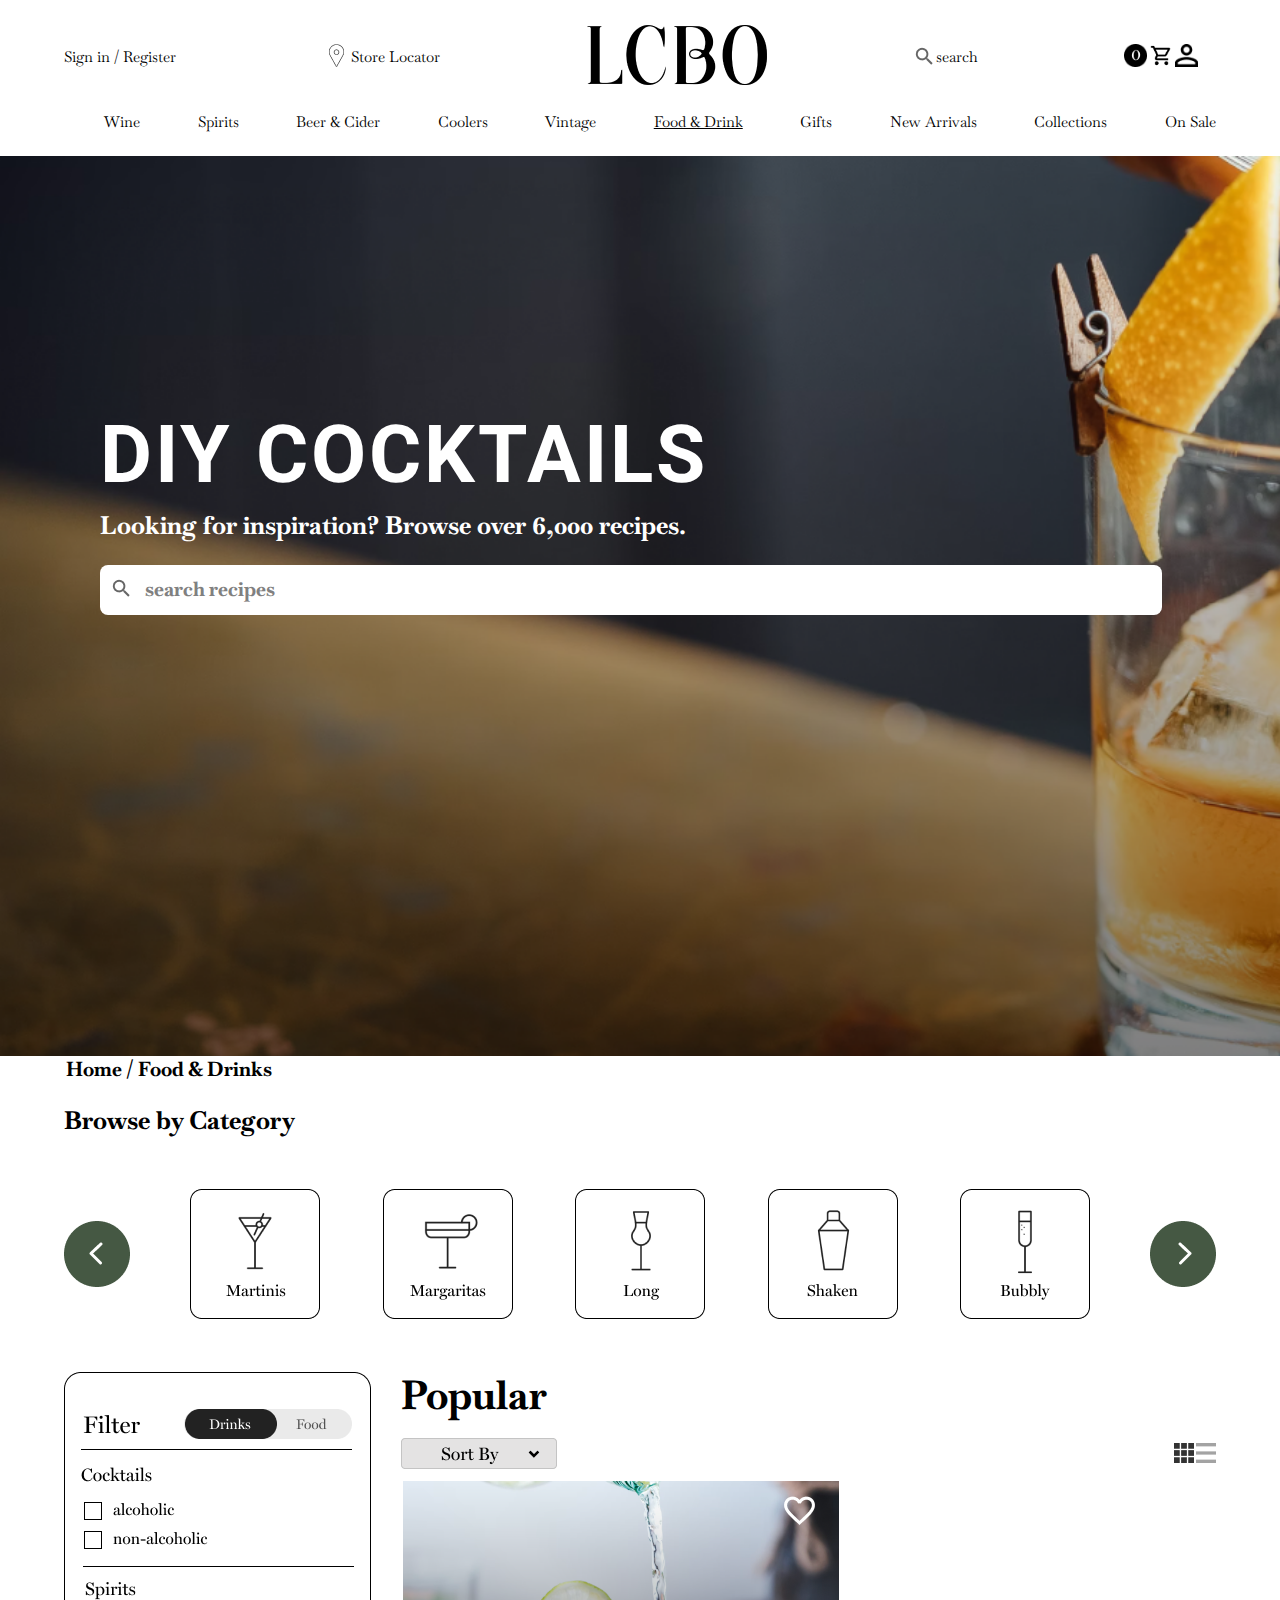
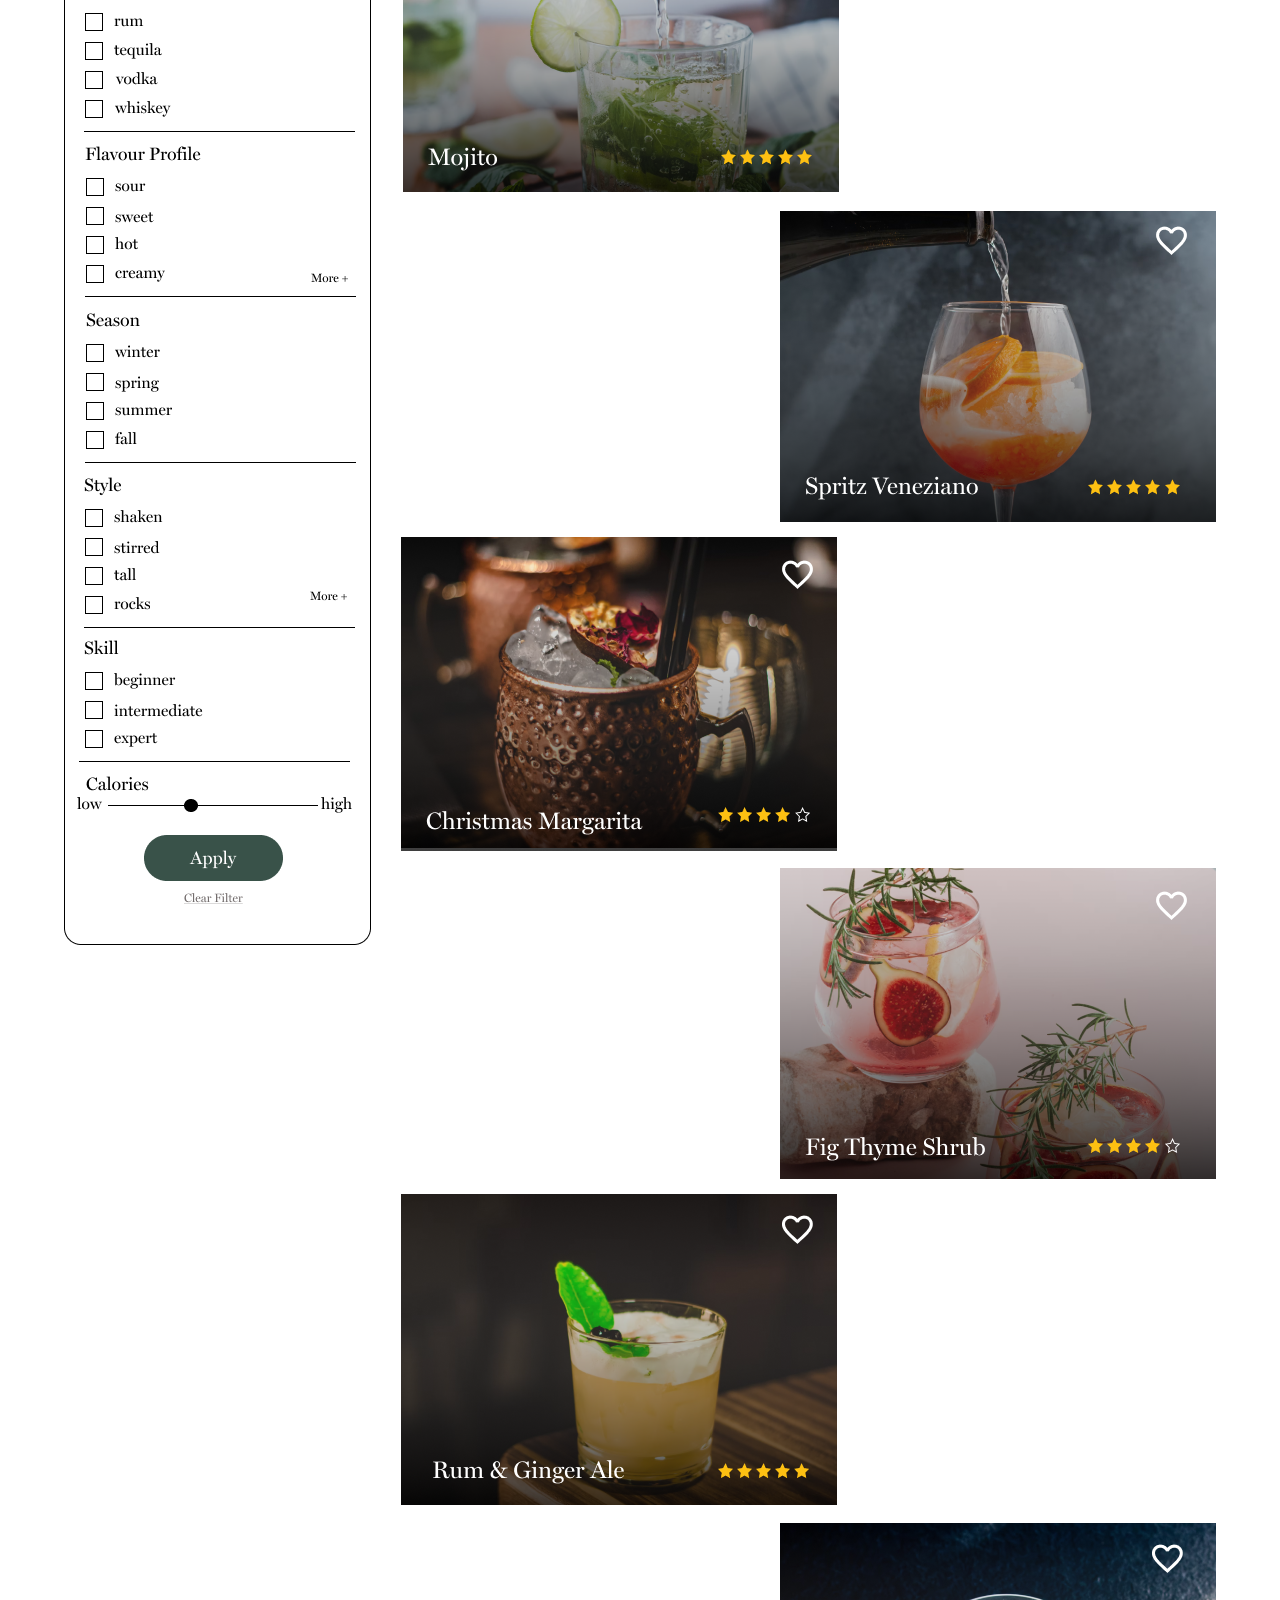
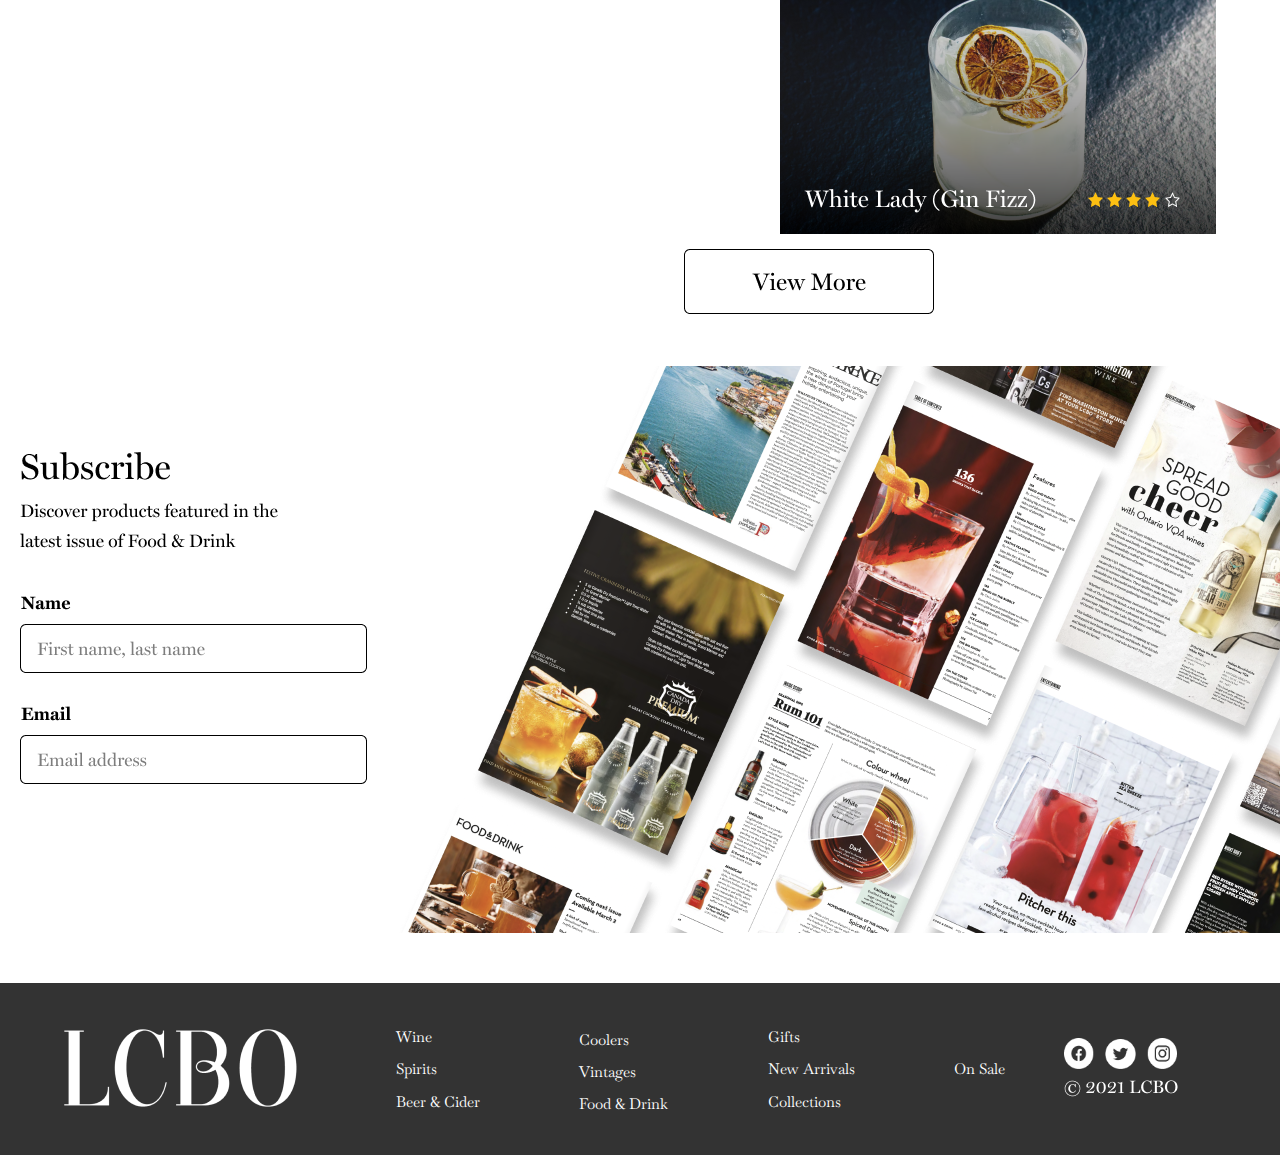
<file: food_drink.html>
<!DOCTYPE html>
<html lang="en">
<head>
    <meta charset="UTF-8">
    <meta http-equiv="X-UA-Compatible" content="IE=edge">
    <meta name="viewport" content="width=device-width, initial-scale=1, shrink-to-fit=no">
    <title>Food&Drink</title>
    <!--link to google fonts-->
    <link rel="preconnect" href="https://fonts.googleapis.com">
    <link rel="preconnect" href="https://fonts.gstatic.com" crossorigin>
    <link href="https://fonts.googleapis.com/css2?family=Baskervville&display=swap" rel="stylesheet"> 
    <link rel="preconnect" href="https://fonts.googleapis.com">
    <link rel="preconnect" href="https://fonts.gstatic.com" crossorigin>
    <link href="https://fonts.googleapis.com/css2?family=Roboto:wght@500&display=swap" rel="stylesheet"> 
    <!--link to stylesheet-->
    <link rel="stylesheet" href="stylesheet.css">
</head>
    <body>
        <!--Navigation begins here-->
        <nav>
            <div class="wrapper">
                <div class="row">
                    <div>
                        <a>Sign in / Register</a>
                    </div>
                    <div class="row">
                        <div>
                            <img id="location" src="assets/location.png" alt="location icon">
                        </div>
                        <div>
                           <p>Store Locator</p> 
                        </div>
                    </div>
                    <div>
                       <a href="index.html"><img id="lcbologo" src="assets/lcboblackicon.png" alt="lcbo logo black"></a>
                    </div>
                    <div class="row" id="search">
                       <img src="assets/search.png" alt="search icon"> 
                       <p>search</p>
                    </div>
                    <div>
                       <img src="assets/0cart.png" alt="zero items in cart" style="width: 25%";>
                       <img id="cart" src="assets/cart.png" alt="cart icon" style="width: 25%";> 
                       <img src="assets/person.png" alt="account log in" style="width: 25%";>
                    </div>
                </div>
                <div class="navigation">
                    <div> 
                        <ul class="row">
                            <li>
                                <p>Wine</p>
                             </li>
                             <li>
                                 <p>Spirits</p>
                             </li>
                             <li>
                                <p>Beer & Cider</p>
                             </li>
                             <li>
                                 <p>Coolers</p>
                             </li>
                             <li>
                                 <p>Vintage</p>
                             </li>
                             <li>
                                 <a href="food&drink.html">Food & Drink</a>
                             </li>
                             <li>
                                 <p>Gifts</p>
                             </li>
                             <li>
                                 <p>New Arrivals</p>
                             </li>
                             <li>
                                 <p>Collections</p>
                             </li>
                             <li>
                                 <p>On Sale</p>
                             </li>
                        </ul>
                    </div>
                </div>
            </div>
        </nav>
        <!--hero section begins-->
        <section class="hero">
            <div>
                <h1>Diy Cocktails</h1>
                <h3>Looking for inspiration? Browse over 6,000 recipes.</h3>
                <div class="searchbtn">
                    <div>
                        <img id="search" src="assets/search.png" alt="search food and drink recipes here"> 
                    </div>
                    <div>
                        <h4 class="greyfont">search recipes</h4>
                    </div>
                </div>
            </div>
        </section>
        <!--browse by category begins-->
        <section class="wrapper">
            <div class="fooddrink">
                <h4>Home / Food & Drinks</h4>
                <div>
                    <h3>Browse by Category</h3>
                    <div class="filterbtn">
                        <div>
                            <img src="assets/arrowleft.png" alt="press here to browse category options on your left" style="padding-right: 60px;";>
                        </div>
                        <div>
                            <img src="assets/martinibutton.png" alt="browse martinis">
                            <img src="assets/margbutton.png" alt="press here to browse margaritas" style="padding-left: 60px; padding-right: 60px;";>
                            <img src="assets/longbutton.png" alt="press here to browse long cocktails">
                            <img src="assets/shakenbutton.png" alt="press here to browse shaken cocktails" style="padding-left: 60px; padding-right: 60px;";>
                            <img src="assets/bubblybutton.png" alt="press here to browse bubbly cocktails">
                        </div>
                        <div>
                            <img src="assets/arrowright.png" alt="press here to browse category options on your right" style="padding-left: 60px;";>
                        </div>
                    </div>
                </div>
            </div>
        </section>

        <!--filter and grid section begins-->
        <section class="row">
            <div class="grid">
                <div class="wrapper" style="display:flex;";>
                    <div>
                        <img id="filter" src="assets/filter.png" alt="filter by drinks or food">
                    </div>
                    <!--popular grid-->
                    <div style="width: 75%; padding-left: 30px;";>
                        <h2 style="margin-top: 0; margin-bottom: 20px;";>Popular</h2>
                        <div class="row" style="padding-bottom: 10px;";>    
                            <div>
                                <img src="assets/sortbybutton.png" alt="sort drinks by a filter">
                            </div>
                            <div>
                                <img src="assets/gridicon.png" alt="search cocktails by grid, this is default">
                                <img src="assets/listviewicon.png" alt="search cocktails by list view">
                            </div>
                        </div>
                        <div class="row">
                            <div>
                                <a href="recipe.html">
                                    <img class="mojito" src="assets/mojitocard.png" alt="mojito recipe" style="margin-bottom: 15px;";><!--link to mojito recipe-->
                                </a>
                                <img src="assets/spritzcard.png" alt="Spritz Veneziano recipe" style="float: right; padding-bottom: 15px;";>
                                <img src="assets/margcard.png" alt="christmas margaita recipe" style="padding-bottom: 15px;";>
                                <img src="assets/figcard.png" alt="Fig Tyme Shrub recipe" style="float: right; padding-bottom: 15px;";>
                                <img src="assets/rumcard.png" alt="Rum and Ginger ale recipe" style="padding-bottom: 15px;";>
                                <img src="assets/gincard.png" alt="White Lady (Gin Fizz) recipe" style="float: right; padding-bottom: 15px;";>
                            </div>
                            <div style="margin: 0 auto;";>
                                <img src="assets/viewmorebtn.png">
                            </div>
                        </div>
                    </div>
                </div>
            </div>
        </section>
        <!--Subscribe section-->
        <section class="flex">
            <img id="email" src="assets/subscribebkg.png">
            <!--<div class="wrapper">
                <h2>Subscribe</h2>
                <p>Discover products featured in the latest issue of Food & Drink</p>
                <div>
                    <p id="bold">Name</p>
                    <button>First name, last name</button>
                </div>
                <div>
                    <p id="bold">Email</p>
                    <button>Email address</button>
                </div>
            </div>-->
        </section>
        <!--Footer nav section-->
        <section class="footerbg">
            <div class="footer">
                <div class="row">
                    <div>
                        <img src="assets/lcbowhitelogo.png" alt="white lcbo logo">
                    </div>
                    <div>
                        <ul>
                          <li>
                            <p>Wine</p>
                        </li>
                        <li>
                            <p>Spirits</p>
                        </li>
                        <li>
                            <p>Beer & Cider</p>
                        </li>  
                        </ul>
                    </div>
                    <div>
                        <ul>
                            <li>
                                <p>Coolers</p>
                            </li>
                            <li>
                                <p>Vintages</p>
                            </li>
                            <li>
                                <a id="white">Food & Drink</a>
                            </li>
                        </ul>
                    </div>
                    <div>
                        <ul>
                            <li>
                                <p>Gifts</p>
                            </li>
                            <li>
                                <p>New Arrivals</p>
                            </li>
                            <li>
                                <p>Collections</p>
                            </li>
                        </ul>
                    </div>
                    <div>
                        <ul>
                            <li>
                                <p>On Sale</p>
                            </li>
                        </ul>
                    </div>
                    <div>
                        <div>
                            <img src="assets/fcbksocial.png" style="width: 20%";>
                            <img src="assets/twitter.png" style="width: 20%;margin-left: 8.5px;margin-right: 8.5px;";>
                            <img src="assets/instagram.png" style="width: 20%";>
                        </div>
                        <div>
                            <img src="assets/© 2021 LCBO.png" style="margin-top: 8.5px;";>
                        </div>
                    </div>
                </div>
            </div>
            
        </section>
    </body>
</file>
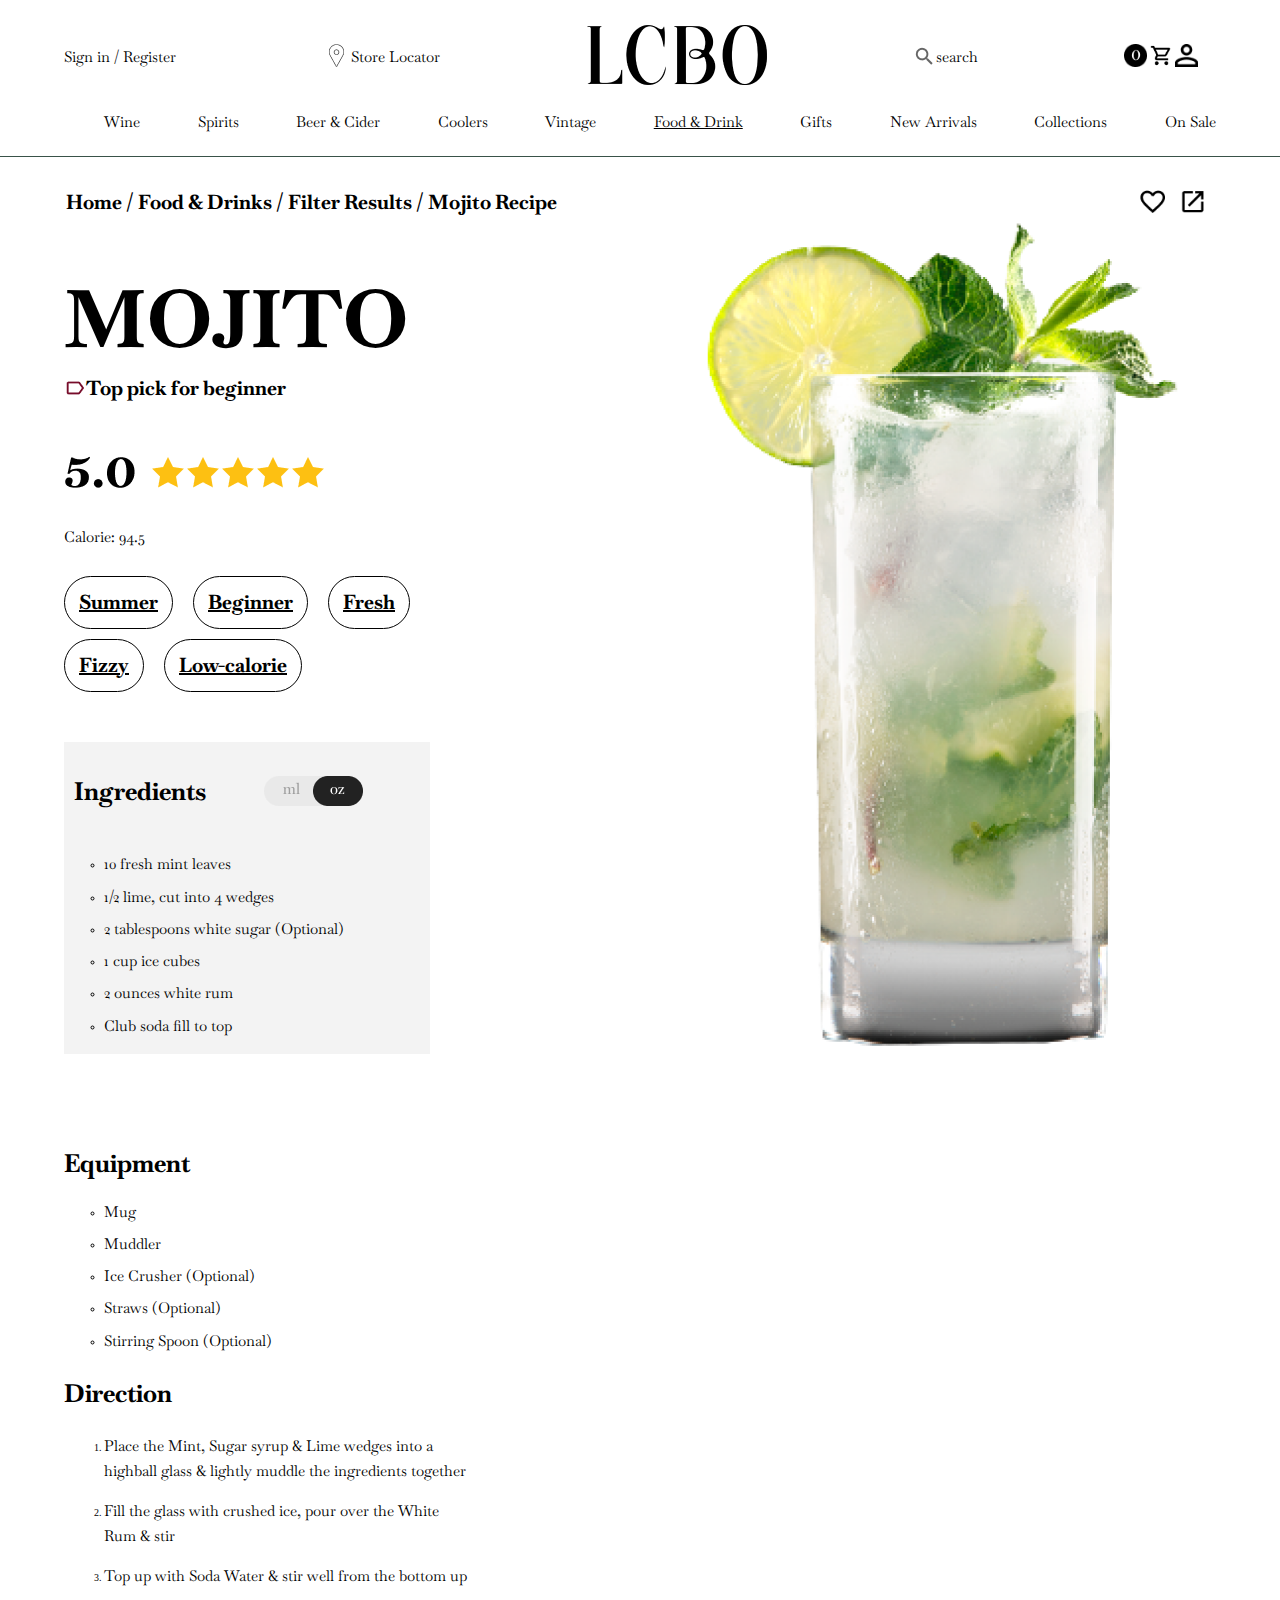
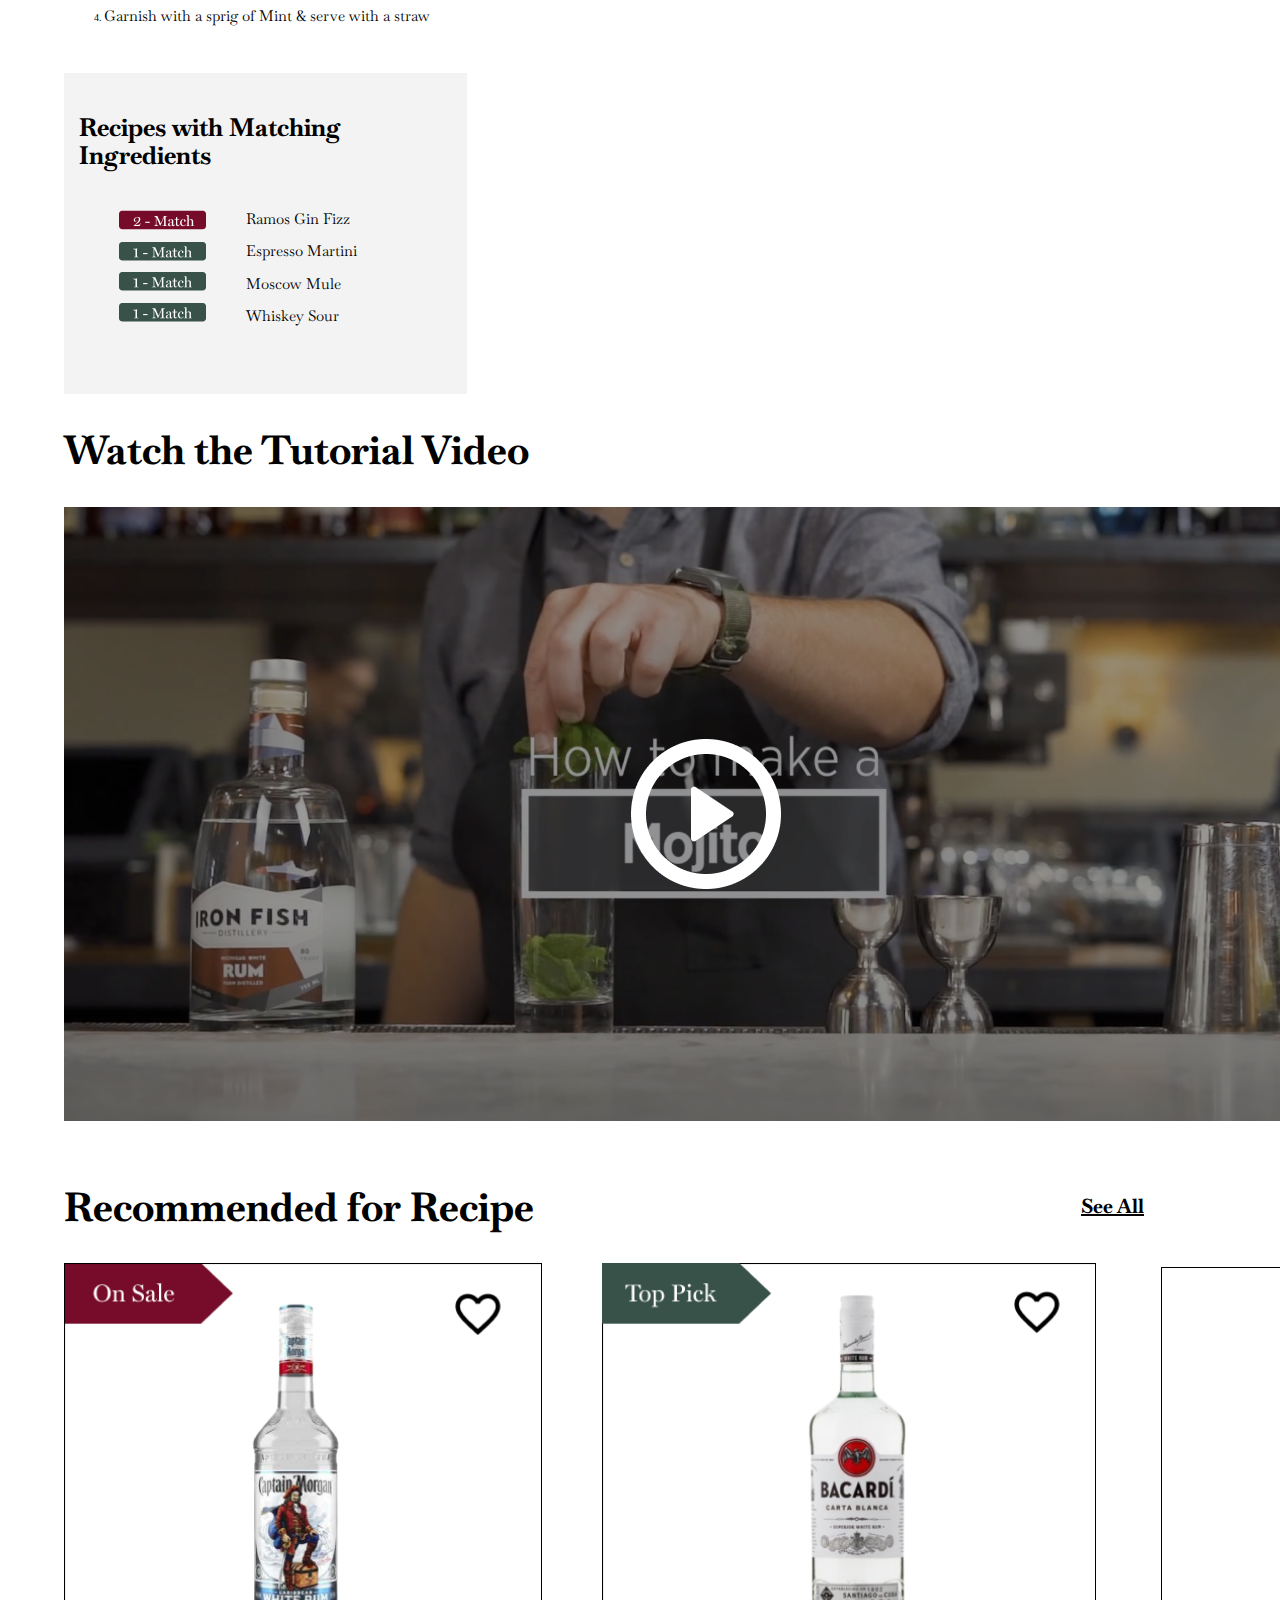
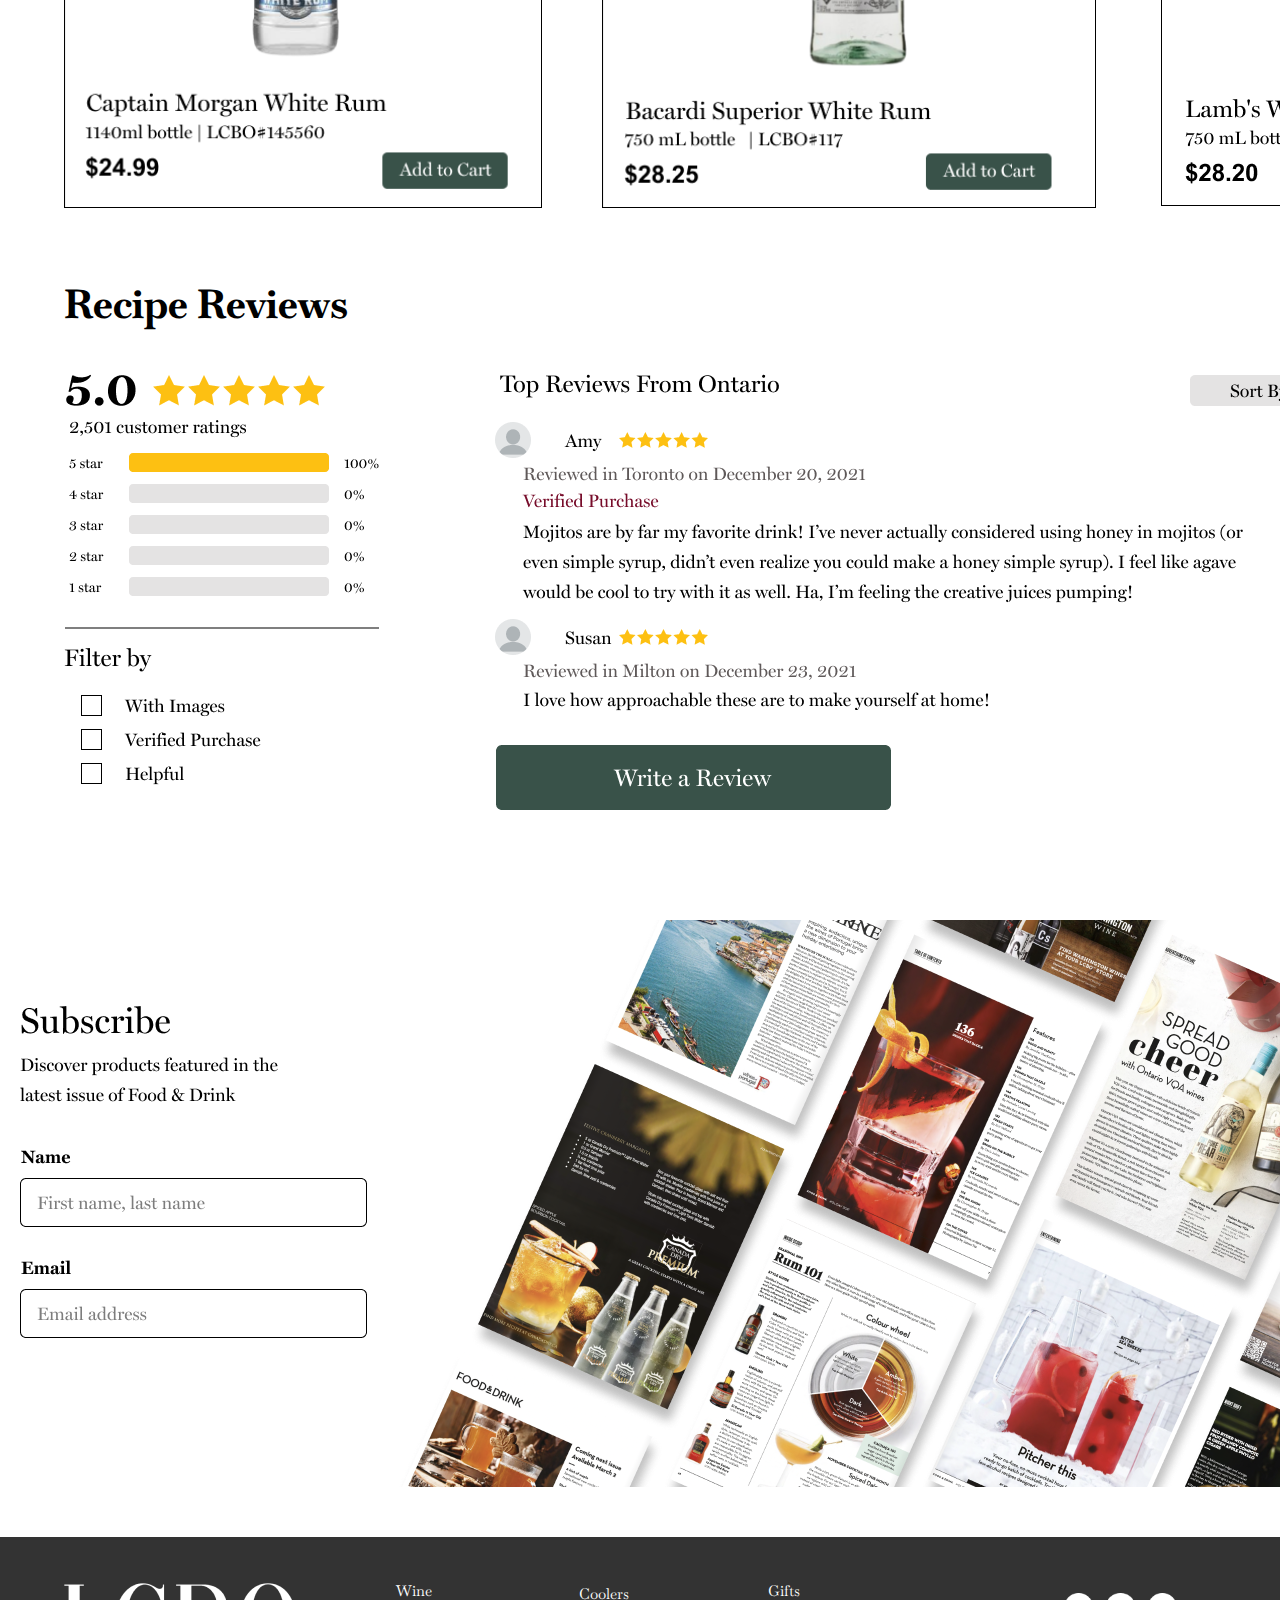
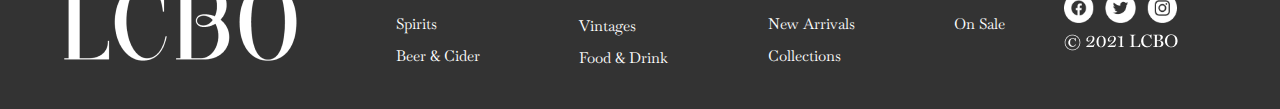
<file: recipe.html>
<!DOCTYPE html>
<html lang="en">
<head>
    <meta charset="UTF-8">
    <meta http-equiv="X-UA-Compatible" content="IE=edge">
    <meta name="viewport" content="width=device-width, initial-scale=1, shrink-to-fit=no">
    <title>Recipe</title>
    <!--link to google fonts-->
    <link rel="preconnect" href="https://fonts.googleapis.com">
    <link rel="preconnect" href="https://fonts.gstatic.com" crossorigin>
    <link href="https://fonts.googleapis.com/css2?family=Baskervville&display=swap" rel="stylesheet">
    <link rel="preconnect" href="https://fonts.googleapis.com">
    <link rel="preconnect" href="https://fonts.gstatic.com" crossorigin>
    <link href="https://fonts.googleapis.com/css2?family=Roboto:wght@500&display=swap" rel="stylesheet"> 
    <!--link to stylesheet-->
    <link rel="stylesheet" href="stylesheet.css">
</head>
<body>
    <!--Navigation begins here-->
    <nav style="border-bottom: solid 1px #395249;";>
        <div class="wrapper">
            <div class="row">
                <div>
                    <a>Sign in / Register</a>
                </div>
                <div class="row">
                    <div>
                        <img id="location" src="assets/location.png" alt="location icon">
                    </div>
                    <div>
                       <p>Store Locator</p> 
                    </div>
                </div>
                <div>
                   <a href="index.html"><img id="lcbologo" src="assets/lcboblackicon.png" alt="lcbo logo black"></a> 
                </div>
                <div class="row" id="search">
                   <img src="assets/search.png" alt="search icon"> 
                   <p>search</p>
                </div>
                <div>
                   <img src="assets/0cart.png" alt="zero items in cart" style="width: 25%";>
                   <img id="cart" src="assets/cart.png" alt="cart icon" style="width: 25%";> 
                   <img src="assets/person.png" alt="account log in" style="width: 25%";>
                </div>
            </div>
            <div class="navigation">
                <div> 
                    <ul class="row">
                        <li>
                            <p>Wine</p>
                         </li>
                         <li>
                             <p>Spirits</p>
                         </li>
                         <li>
                            <p>Beer & Cider</p>
                         </li>
                         <li>
                             <p>Coolers</p>
                         </li>
                         <li>
                             <p>Vintage</p>
                         </li>
                         <li>
                             <a href="food&drink.html">Food & Drink</a>
                         </li>
                         <li>
                             <p>Gifts</p>
                         </li>
                         <li>
                             <p>New Arrivals</p>
                         </li>
                         <li>
                             <p>Collections</p>
                         </li>
                         <li>
                             <p>On Sale</p>
                         </li>
                    </ul>
                </div>
            </div>
        </div>
    </nav>
    <!--recipe section starts-->
    <section style="padding-top: 30px;";>
        <div class="wrapper">
            <div>
                <div class="justify">
                    <div>
                        <h4>Home / Food & Drinks / Filter Results / Mojito Recipe</h4>
                    </div>
                    <div>
                       <img style="width: 80%;"; src="assets/likeshareicon.png" alt="like and share this recipe">
                    </div>
                </div>
                <div class="reciperow">
                    <!--three columns - flex-->
                    <div>
                        <h1 id="uppercase">mojito</h1>
                        <div class="toppick" style="padding-top: 10px; padding-bottom: 10px;";>
                            <img style="margin: 0;"; src="assets/arrowbig.png">
                            <h4 style="margin-left: 0;";>Top pick for beginner</h4>
                        </div>
                        <img style="padding-top: 30px; padding-bottom: 15px;"; src="assets/5star.png">
                        <p style="margin: 0;";>Calorie: 94.5</p>
                        <div style="padding-top: 20px;";>
                            <ul class="flexbtn">
                                <li id="button">
                                    <h4>Summer</h4>
                                </li>
                                <li id="button">
                                    <h4>Beginner</h4>
                                </li>
                                <li id="button">
                                    <h4>Fresh</h4>
                                </li>
                            </ul>
                        </div>
                        <div style="padding-top: 0px; padding-bottom: 40px;";>
                            <ul class="flexbtn">
                                <li id="button">
                                    <h4>Fizzy</h4>
                                </li>
                                <li id="button">
                                    <h4>Low-calorie</h4>
                                </li>
                            </ul>
                        </div>
                        <div class="bullets background" style="padding-bottom: 5px;";>
                            <div class="row" style="padding: 10px;";>
                                <h3>Ingredients</h3>
                                <img src="assets/slider.png">
                            </div>
                            <div>
                                <ul>
                                    <li>
                                        <p>10 fresh mint leaves</p>
                                    </li>
                                    <li>
                                        <p>1/2 lime, cut into 4 wedges</p>
                                    </li>
                                    <li>
                                        <p>2 tablespoons white sugar (Optional)</p>
                                    </li>
                                    <li>
                                        <p>1 cup ice cubes</p>
                                    </li>
                                    <li>
                                        <p>2 ounces white rum</p>
                                    </li>
                                    <li>
                                        <p>Club soda fill to top</p>
                                    </li>
                                </ul>
                                
                            </div>
                        </div>
                    </div>
                    <div>
                        <img src="assets/mojitoimg.png">
                    </div>
                    <div style="width: 35%;";>
                        <div class="bullets" style="padding-bottom: 10px;";>
                            <h3>Equipment</h3>
                            <ul>
                                <li>
                                    <p>Mug</p>
                                </li>
                                <li>
                                    <p>Muddler</p>
                                </li>
                                <li>
                                    <p>Ice Crusher (Optional)</p>
                                </li>
                                <li>
                                    <p>Straws (Optional)</p>
                                </li>
                                <li>
                                    <p>Stirring Spoon (Optional)</p>
                                </li>
                            </ul>
                        </div>
                        <div>
                            <div style="padding-bottom: 30px;";>
                                <h3 style="margin-top: 5px;";>Direction</h3>
                                <ul id="numbers">
                                    <li>
                                        <p>Place the Mint, Sugar syrup & Lime wedges into a highball glass & lightly muddle the ingredients together
                                        </p>
                                    </li>
                                    <li>
                                        <p>Fill the glass with crushed ice, pour over the White Rum & stir</p>
                                    </li>
                                    <li>
                                        <p>Top up with Soda Water & stir well from the bottom up</p>
                                    </li>
                                    <li>
                                        <p>Garnish with a sprig of Mint & serve with a straw</p>
                                    </li>
                                </ul>
                            </div>
                        </div>
                        <div class="background">
                            <div style="padding: 15px; padding-bottom: 5px;";>
                                <h3>Recipes with Matching Ingredients</h3>
                                <div class="flex" style="margin-top: 0; padding-bottom: 0px;";>
                                    <div>
                                        <ul>
                                            <li style="padding-bottom: 8px; padding-top: 5px;";>
                                                <img src="assets/2-match.png">
                                            </li>
                                            <li style="padding-bottom: 8px;";>
                                                <img src="assets/1-match.png">
                                            </li>
                                            <li style="padding-bottom: 8px;";>
                                                <img src="assets/1-match.png">
                                            </li>
                                            <li>
                                                <img src="assets/1-match.png">
                                            </li>
                                        </ul>
                                    </div>
                                    <div>
                                        <ul>
                                            <li>
                                                <p>Ramos Gin Fizz</p>
                                            </li>
                                            <li>
                                                <p>Espresso Martini</p>
                                            </li>
                                            <li>
                                                <p>Moscow Mule</p>
                                            </li>
                                            <li>
                                                <p>Whiskey Sour</p>
                                            </li>
                                        </ul>
                                    </div>
                                </div>
                            </div>
                        </div>
                    </div>
                </div>
            </div>
        </div>
    </section>
    <!--video section begins-->
    <section class="wrapper">
        <div>
            <h2>Watch the Tutorial Video</h2>
            <img class="center" style="margin: 0 auto; padding-bottom: 30px;"; src="assets/mojitovideo.png" alt="click here to watch and hear how to make a mojito">
        </div>
    </section>
    <!--recommended-->
    <section class="wrapper">
        <div>
            <div class="row">
                <div>
                    <h2>Recommended for Recipe</h2>
                </div>
                <div style="padding-right: 70px;";>
                    <h4 id="underline">See All</h4>
                </div>
            </div>
        </div>
        <div class="overflow">
            <img src="assets/captaincard.png" alt="Captain morgan is on sale for this mojito recipe" style="padding-right: 60px;";>
            <img src="assets/bacardicard.png" alt="Bacardi superior is the top pick for the mojito recipe" style="padding-right: 60px;";>
            <img src="assets/lambscard.png" alt="Lamb's rum is recommended for the mojito recipe" style="padding-right: 60px;";>
            <img src="assets/rumcard2.png" style="padding-right: 40px;";>
        </div>
    </section>
    <!--recipe review section-->
    <section class="wrapper" style="margin-top: 30px; padding-bottom: 60px;";>
        <div>
            <h2>Recipe Reviews</h2>
            <img class="center" src="assets/reviews.png" alt="customer reviews of recipes">
        </div>
    </section>
    <!--Subscribe section-->
    <section class="flex">
        <img id="email" src="assets/subscribebkg.png">
        <!--<div class="wrapper">
            <h2>Subscribe</h2>
            <p>Discover products featured in the latest issue of Food & Drink</p>
            <div>
                <p id="bold">Name</p>
                <button>First name, last name</button>
            </div>
            <div>
                <p id="bold">Email</p>
                <button>Email address</button>
            </div>
        </div>-->
    </section>
    <!--Footer nav section-->
    <section class="footerbg">
        <div class="footer">
            <div class="row">
                <div>
                    <img src="assets/lcbowhitelogo.png" alt="white lcbo logo">
                </div>
                <div>
                    <ul>
                      <li>
                        <p>Wine</p>
                    </li>
                    <li>
                        <p>Spirits</p>
                    </li>
                    <li>
                        <p>Beer & Cider</p>
                    </li>  
                    </ul>
                </div>
                <div>
                    <ul>
                        <li>
                            <p>Coolers</p>
                        </li>
                        <li>
                            <p>Vintages</p>
                        </li>
                        <li>
                            <a id="white">Food & Drink</a>
                        </li>
                    </ul>
                </div>
                <div>
                    <ul>
                        <li>
                            <p>Gifts</p>
                        </li>
                        <li>
                            <p>New Arrivals</p>
                        </li>
                        <li>
                            <p>Collections</p>
                        </li>
                    </ul>
                </div>
                <div>
                    <ul>
                        <li>
                            <p>On Sale</p>
                        </li>
                    </ul>
                </div>
                <div>
                    <div>
                        <img src="assets/fcbksocial.png" style="width: 20%";>
                        <img src="assets/twitter.png" style="width: 20%;margin-left: 8.5px;margin-right: 8.5px;";>
                        <img src="assets/instagram.png" style="width: 20%";>
                    </div>
                    <div>
                        <img src="assets/© 2021 LCBO.png" style="margin-top: 8.5px;";>
                    </div>
                </div>
            </div>
        </div>
    </section>
</body>
</file>
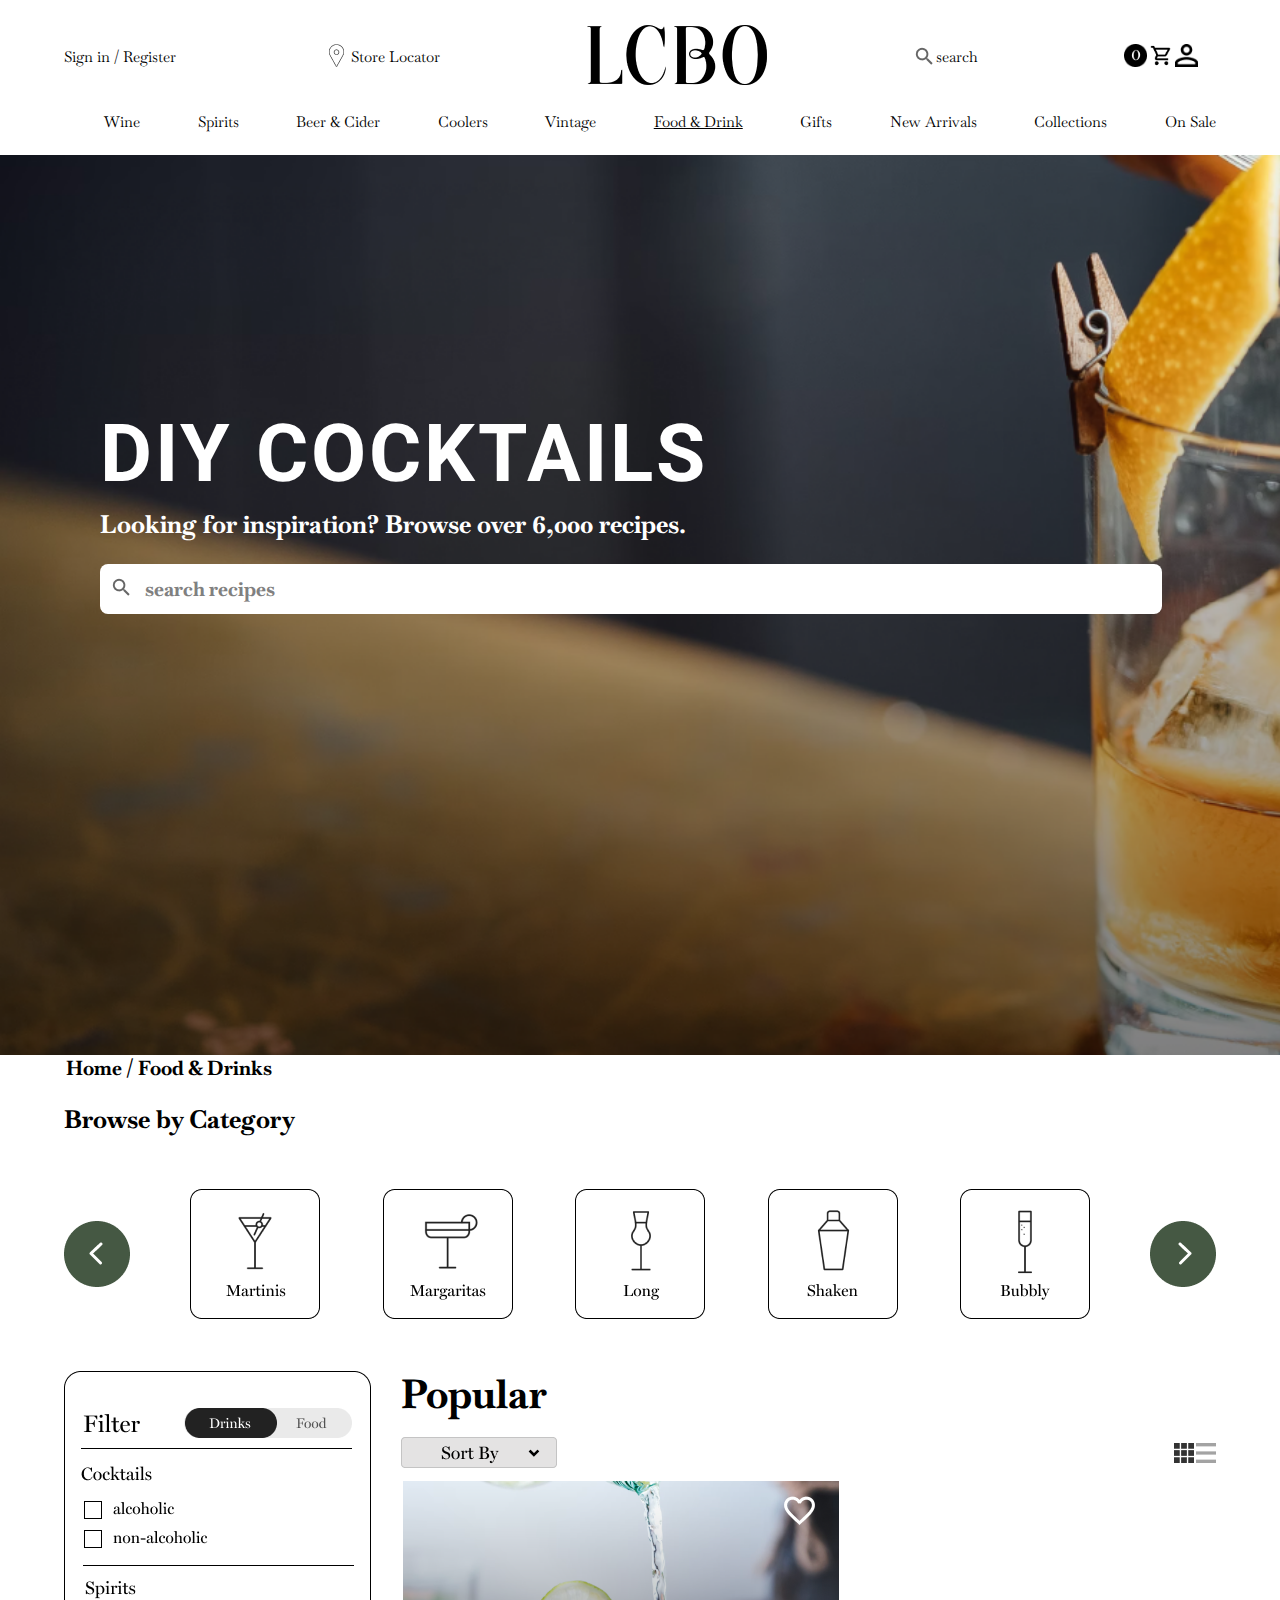
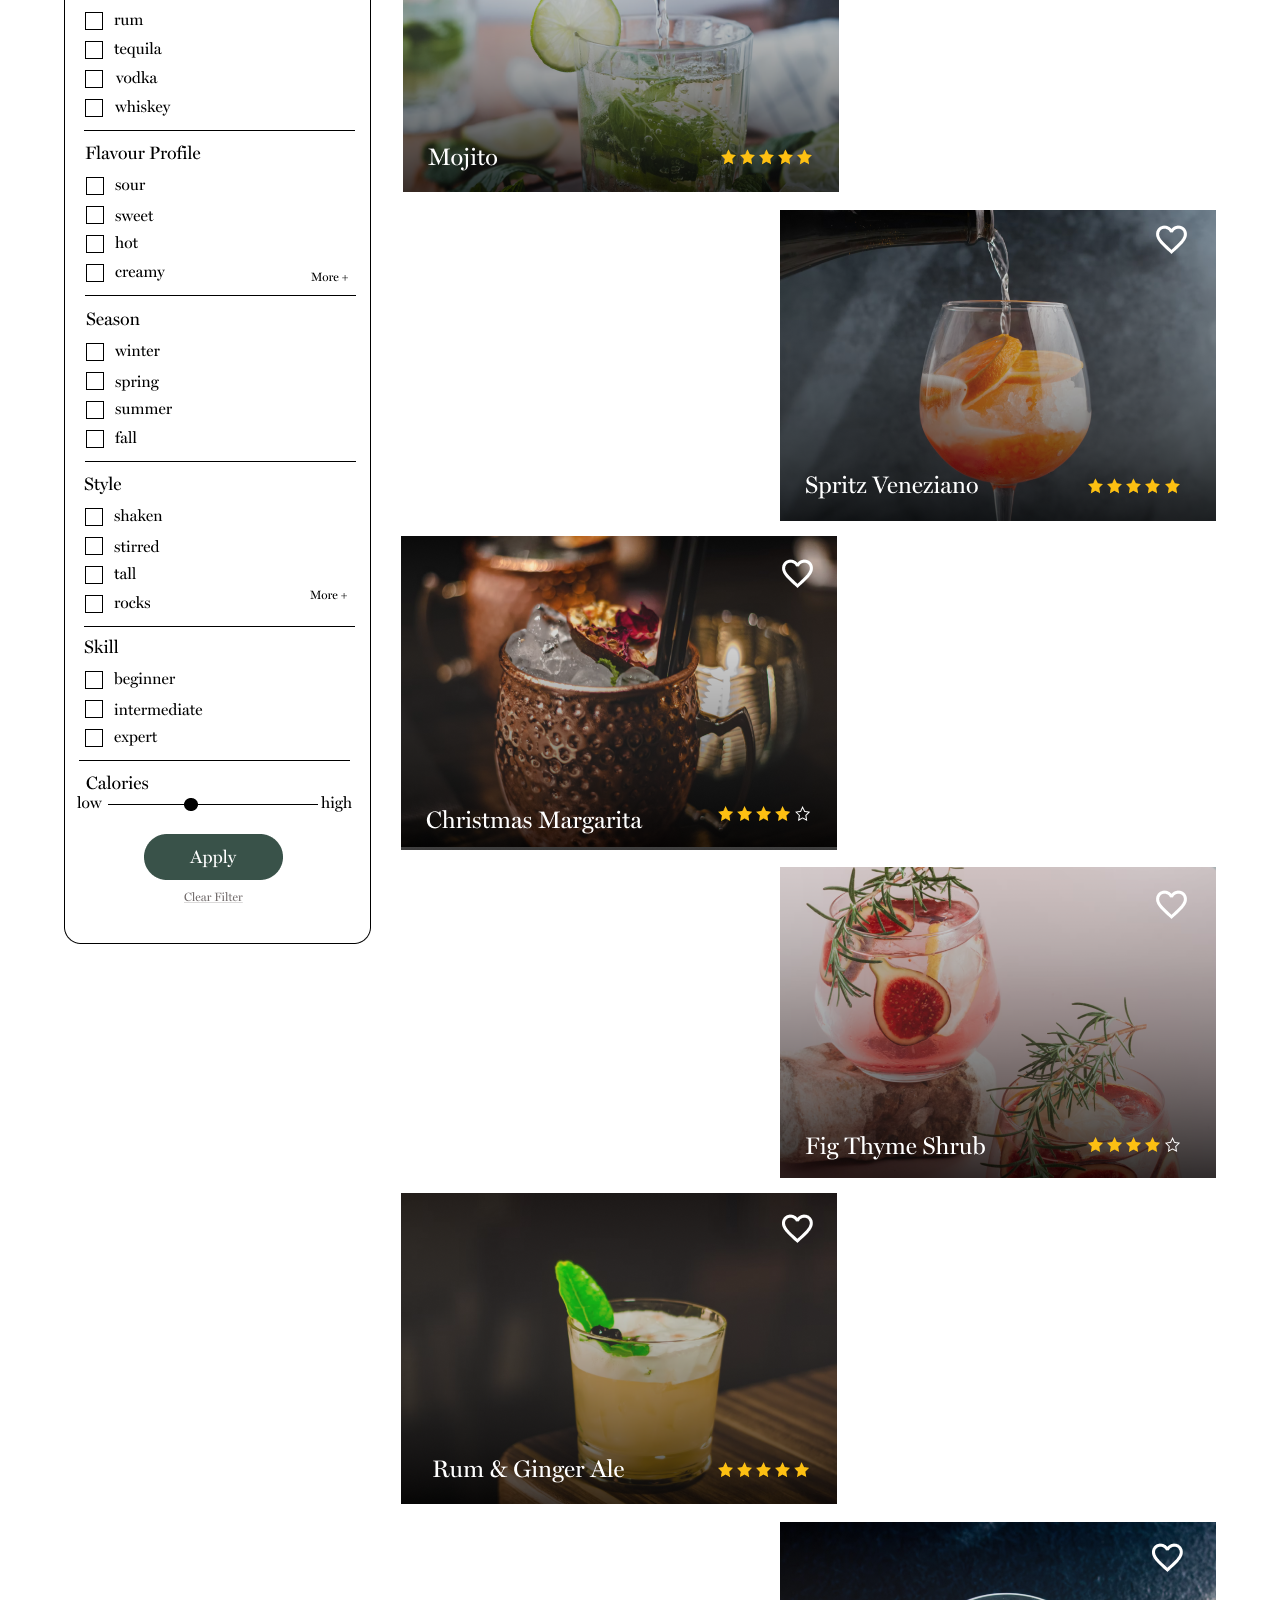
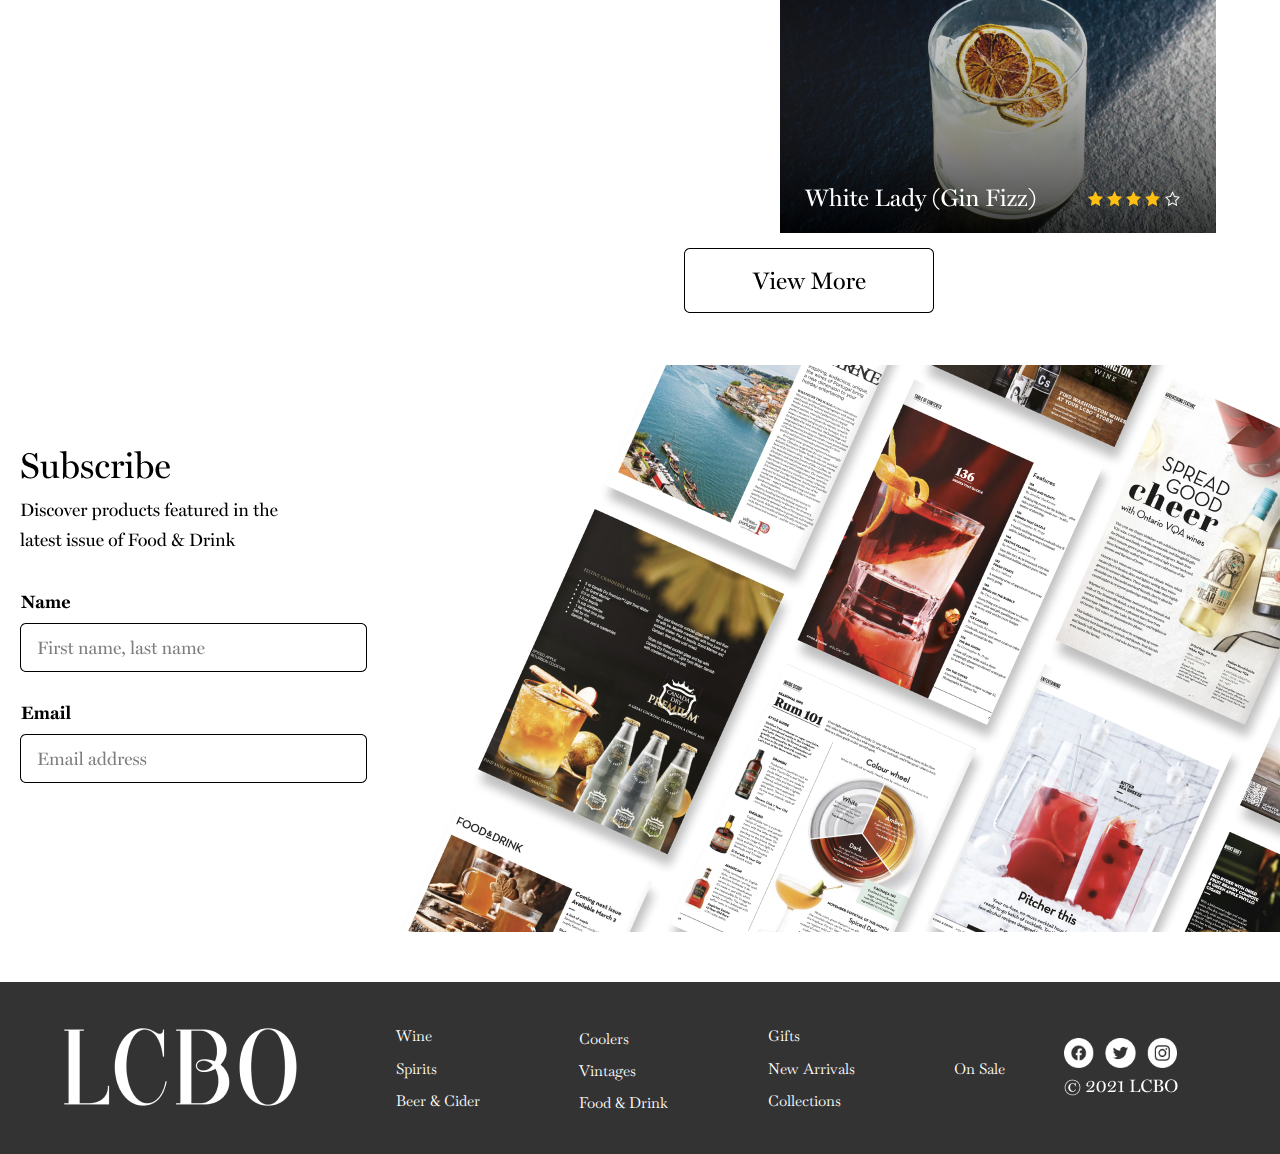
<file: js/food_drink.html>
<!DOCTYPE html>
<html lang="en">
<head>
    <meta charset="UTF-8">
    <meta http-equiv="X-UA-Compatible" content="IE=edge">
    <meta name="viewport" content="width=device-width, initial-scale=1, shrink-to-fit=no">
    <title>Food&Drink</title>
    <!--link to google fonts-->
    <link rel="preconnect" href="https://fonts.googleapis.com">
    <link rel="preconnect" href="https://fonts.gstatic.com" crossorigin>
    <link href="https://fonts.googleapis.com/css2?family=Baskervville&display=swap" rel="stylesheet"> 
    <link rel="preconnect" href="https://fonts.googleapis.com">
    <link rel="preconnect" href="https://fonts.gstatic.com" crossorigin>
    <link href="https://fonts.googleapis.com/css2?family=Roboto:wght@500&display=swap" rel="stylesheet"> 
    <!--link to stylesheet-->
    <link rel="stylesheet" href="stylesheet.css">
</head>
    <body>
        <!--Navigation begins here-->
        <nav>
            <div class="wrapper">
                <div class="row">
                    <div>
                        <a>Sign in / Register</a>
                    </div>
                    <div class="row">
                        <div>
                            <img id="location" src="assets/location.png" alt="location icon">
                        </div>
                        <div>
                           <p>Store Locator</p> 
                        </div>
                    </div>
                    <div>
                       <img id="lcbologo" src="assets/lcboblackicon.png" alt="lcbo logo black"> 
                    </div>
                    <div class="row" id="search">
                       <img src="assets/search.png" alt="search icon"> 
                       <p>search</p>
                    </div>
                    <div>
                       <img src="assets/0cart.png" alt="zero items in cart" style="width: 25%";>
                       <img id="cart" src="assets/cart.png" alt="cart icon" style="width: 25%";> 
                       <img src="assets/person.png" alt="account log in" style="width: 25%";>
                    </div>
                </div>
                <div class="navigation">
                    <div> 
                        <ul class="row">
                            <li>
                                <p>Wine</p>
                             </li>
                             <li>
                                 <p>Spirits</p>
                             </li>
                             <li>
                                <p>Beer & Cider</p>
                             </li>
                             <li>
                                 <p>Coolers</p>
                             </li>
                             <li>
                                 <p>Vintage</p>
                             </li>
                             <li>
                                 <a href="food&drink.html">Food & Drink</a>
                             </li>
                             <li>
                                 <p>Gifts</p>
                             </li>
                             <li>
                                 <p>New Arrivals</p>
                             </li>
                             <li>
                                 <p>Collections</p>
                             </li>
                             <li>
                                 <p>On Sale</p>
                             </li>
                        </ul>
                    </div>
                </div>
            </div>
        </nav>
        <!--hero section begins-->
        <section class="hero">
            <div>
                <h1>Diy Cocktails</h1>
                <h3>Looking for inspiration? Browse over 6,000 recipes.</h3>
                <div class="searchbtn">
                    <div>
                        <img id="search" src="assets/search.png" alt="search food and drink recipes here"> 
                    </div>
                    <div>
                        <h4 class="greyfont">search recipes</h4>
                    </div>
                </div>
            </div>
        </section>
        <!--browse by category begins-->
        <section class="wrapper">
            <div class="fooddrink">
                <h4>Home / Food & Drinks</h4>
                <div>
                    <h3>Browse by Category</h3>
                    <div class="filterbtn">
                        <div>
                            <img src="assets/arrowleft.png" alt="press here to browse category options on your left" style="padding-right: 60px;";>
                        </div>
                        <div>
                            <img src="assets/martinibutton.png" alt="browse martinis">
                            <img src="assets/margbutton.png" alt="press here to browse margaritas" style="padding-left: 60px; padding-right: 60px;";>
                            <img src="assets/longbutton.png" alt="press here to browse long cocktails">
                            <img src="assets/shakenbutton.png" alt="press here to browse shaken cocktails" style="padding-left: 60px; padding-right: 60px;";>
                            <img src="assets/bubblybutton.png" alt="press here to browse bubbly cocktails">
                        </div>
                        <div>
                            <img src="assets/arrowright.png" alt="press here to browse category options on your right" style="padding-left: 60px;";>
                        </div>
                    </div>
                </div>
            </div>
        </section>

        <!--filter and grid section begins-->
        <section class="row">
            <div class="grid">
                <div class="wrapper" style="display:flex;";>
                    <div>
                        <img id="filter" src="assets/filter.png" alt="filter by drinks or food">
                    </div>
                    <!--popular grid-->
                    <div style="width: 75%; padding-left: 30px;";>
                        <h2 style="margin-top: 0; margin-bottom: 20px;";>Popular</h2>
                        <div class="row" style="padding-bottom: 10px;";>    
                            <div>
                                <img src="assets/sortbybutton.png" alt="sort drinks by a filter">
                            </div>
                            <div>
                                <img src="assets/gridicon.png" alt="search cocktails by grid, this is default">
                                <img src="assets/listviewicon.png" alt="search cocktails by list view">
                            </div>
                        </div>
                        <div class="row">
                            <div>
                                <a href="recipe.html">
                                    <img class="mojito" src="assets/mojitocard.png" alt="mojito recipe" style="margin-bottom: 15px;";><!--link to mojito recipe-->
                                </a>
                                <img src="assets/spritzcard.png" alt="Spritz Veneziano recipe" style="float: right; padding-bottom: 15px;";>
                                <img src="assets/margcard.png" alt="christmas margaita recipe" style="padding-bottom: 15px;";>
                                <img src="assets/figcard.png" alt="Fig Tyme Shrub recipe" style="float: right; padding-bottom: 15px;";>
                                <img src="assets/rumcard.png" alt="Rum and Ginger ale recipe" style="padding-bottom: 15px;";>
                                <img src="assets/gincard.png" alt="White Lady (Gin Fizz) recipe" style="float: right; padding-bottom: 15px;";>
                            </div>
                            <div style="margin: 0 auto;";>
                                <img src="assets/viewmorebtn.png">
                            </div>
                        </div>
                    </div>
                </div>
            </div>
        </section>
        <!--Subscribe section-->
        <section class="flex">
            <img id="email" src="assets/subscribebkg.png">
            <!--<div class="wrapper">
                <h2>Subscribe</h2>
                <p>Discover products featured in the latest issue of Food & Drink</p>
                <div>
                    <p id="bold">Name</p>
                    <button>First name, last name</button>
                </div>
                <div>
                    <p id="bold">Email</p>
                    <button>Email address</button>
                </div>
            </div>-->
        </section>
        <!--Footer nav section-->
        <section class="footerbg">
            <div class="footer">
                <div class="row">
                    <div>
                        <img src="assets/lcbowhitelogo.png" alt="white lcbo logo">
                    </div>
                    <div>
                        <ul>
                          <li>
                            <p>Wine</p>
                        </li>
                        <li>
                            <p>Spirits</p>
                        </li>
                        <li>
                            <p>Beer & Cider</p>
                        </li>  
                        </ul>
                    </div>
                    <div>
                        <ul>
                            <li>
                                <p>Coolers</p>
                            </li>
                            <li>
                                <p>Vintages</p>
                            </li>
                            <li>
                                <a id="white">Food & Drink</a>
                            </li>
                        </ul>
                    </div>
                    <div>
                        <ul>
                            <li>
                                <p>Gifts</p>
                            </li>
                            <li>
                                <p>New Arrivals</p>
                            </li>
                            <li>
                                <p>Collections</p>
                            </li>
                        </ul>
                    </div>
                    <div>
                        <ul>
                            <li>
                                <p>On Sale</p>
                            </li>
                        </ul>
                    </div>
                    <div>
                        <div>
                            <img src="assets/fcbksocial.png" style="width: 20%";>
                            <img src="assets/twitter.png" style="width: 20%;margin-left: 8.5px;margin-right: 8.5px;";>
                            <img src="assets/instagram.png" style="width: 20%";>
                        </div>
                        <div>
                            <img src="assets/© 2021 LCBO.png" style="margin-top: 8.5px;";>
                        </div>
                    </div>
                </div>
            </div>
            
        </section>
    </body>
</file>
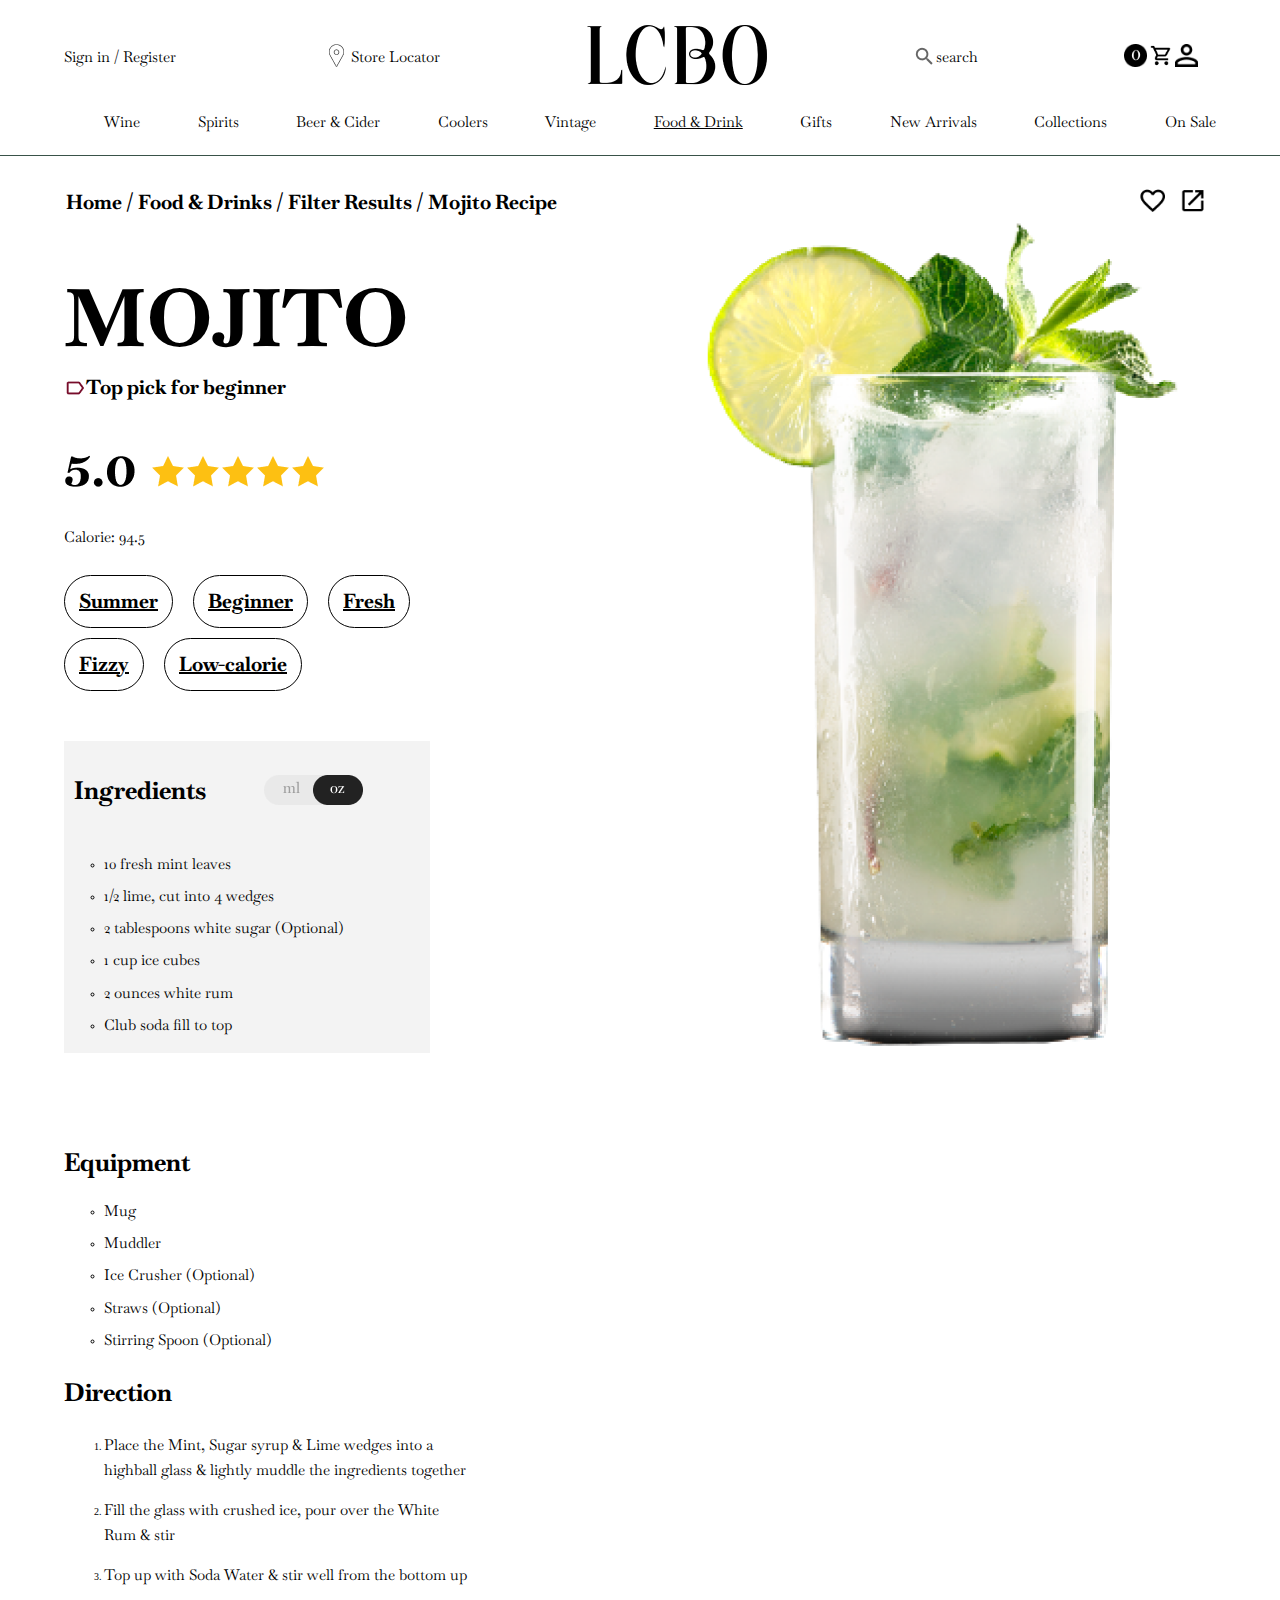
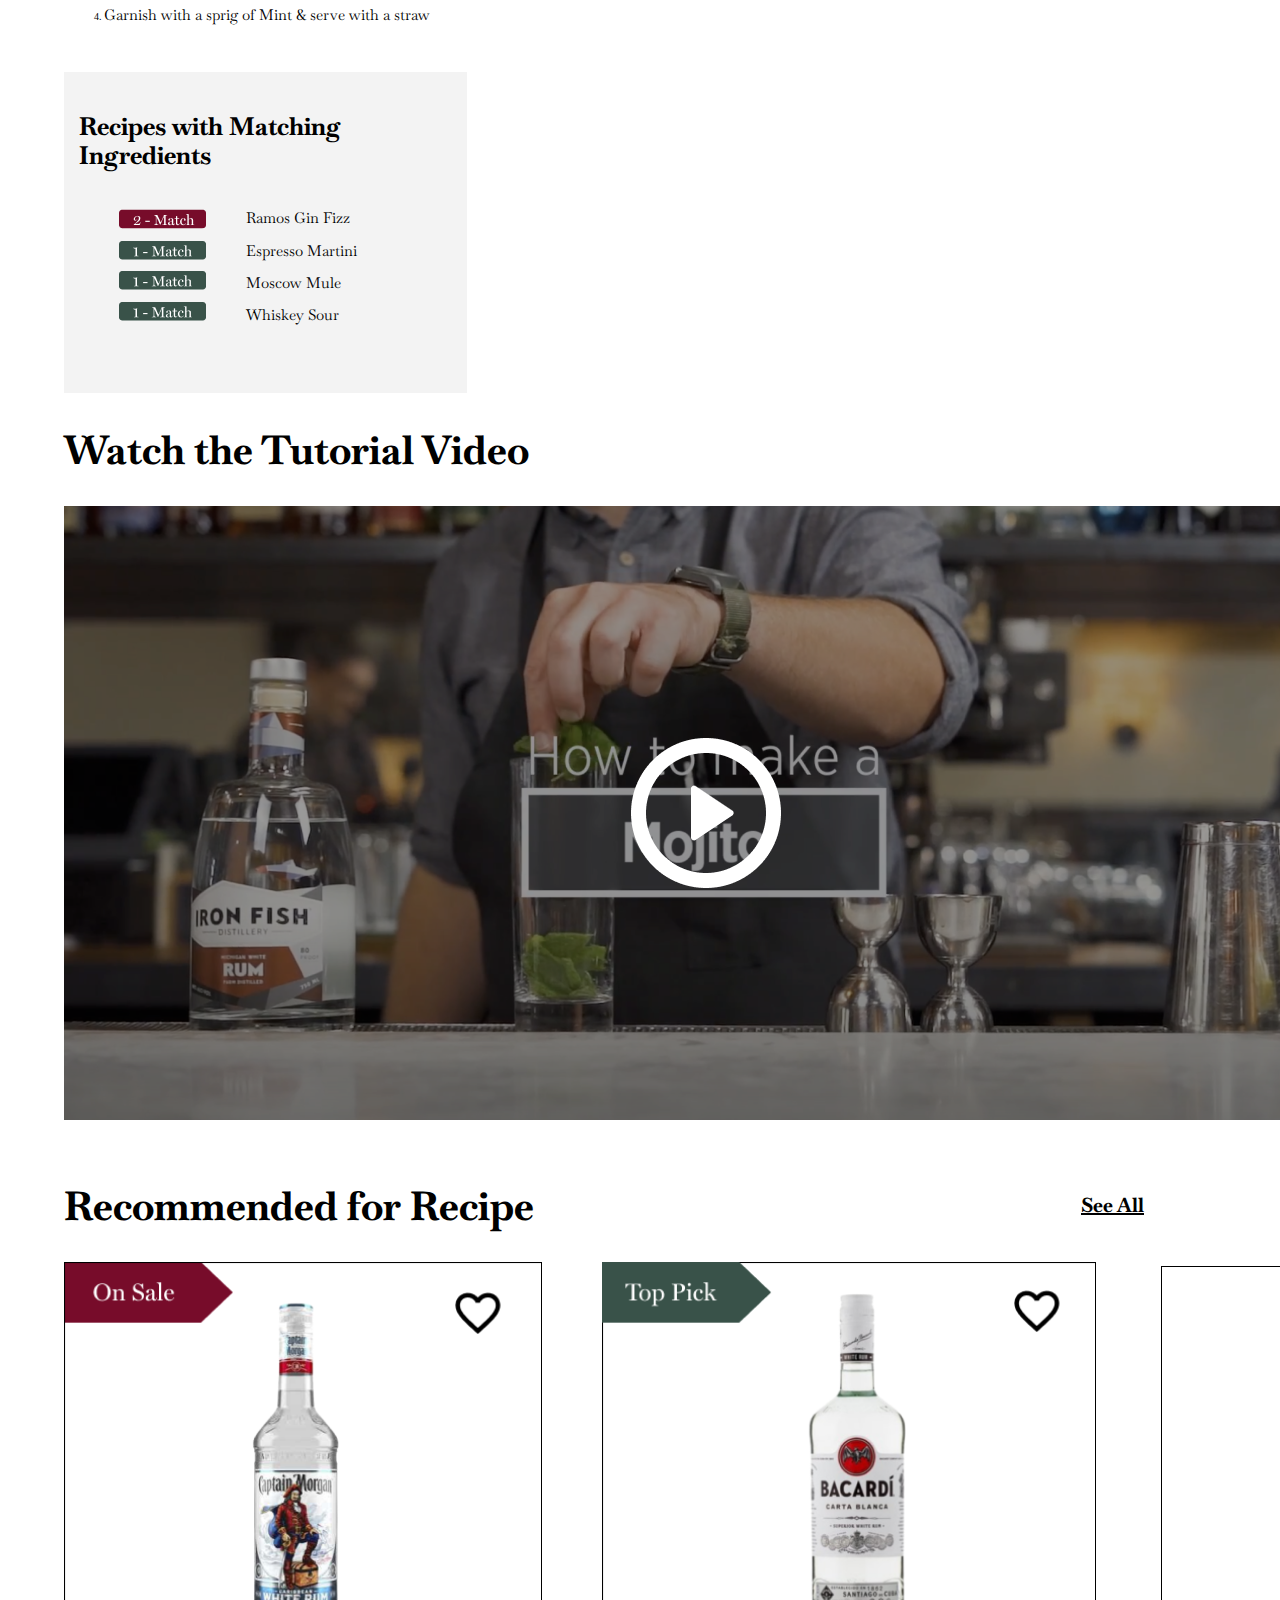
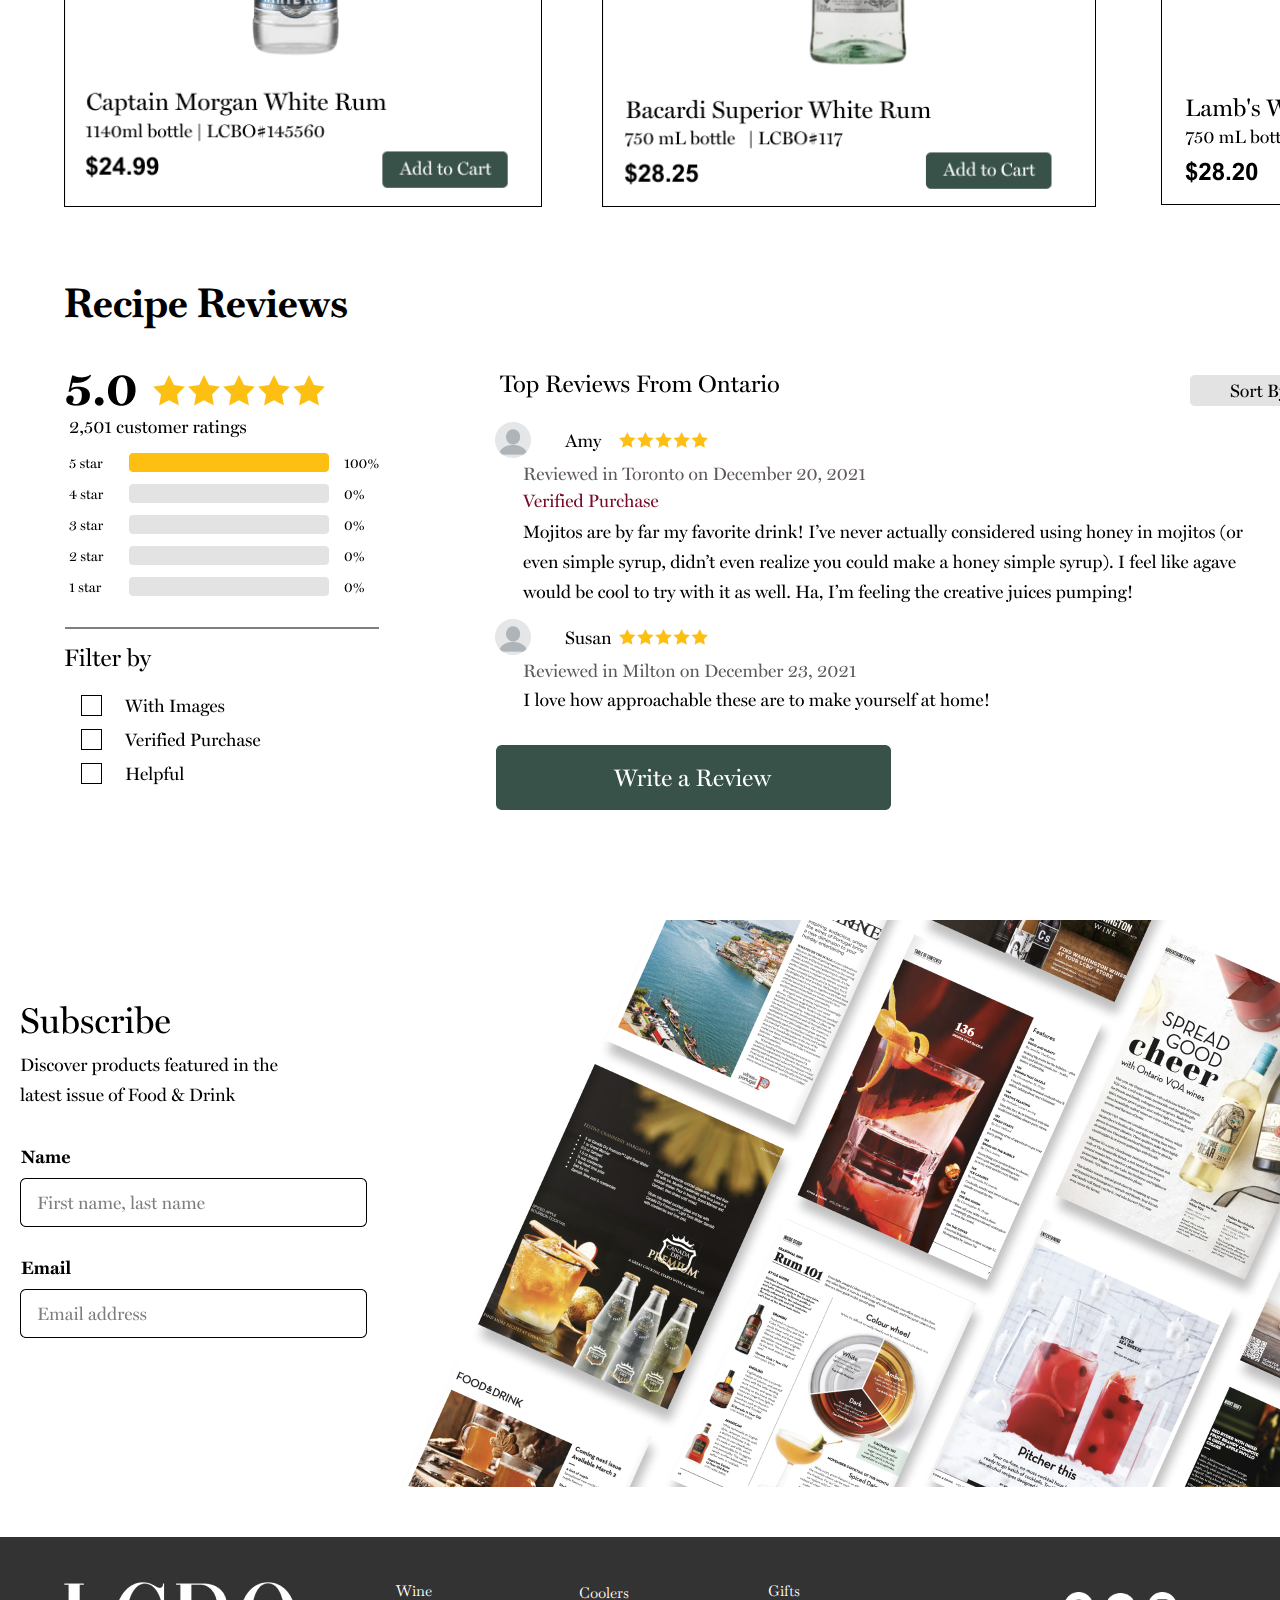
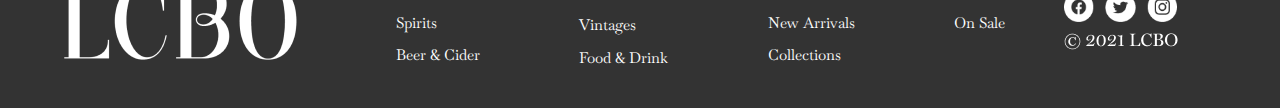
<file: js/recipe.html>
<!DOCTYPE html>
<html lang="en">
<head>
    <meta charset="UTF-8">
    <meta http-equiv="X-UA-Compatible" content="IE=edge">
    <meta name="viewport" content="width=device-width, initial-scale=1, shrink-to-fit=no">
    <title>Recipe</title>
    <!--link to google fonts-->
    <link rel="preconnect" href="https://fonts.googleapis.com">
    <link rel="preconnect" href="https://fonts.gstatic.com" crossorigin>
    <link href="https://fonts.googleapis.com/css2?family=Baskervville&display=swap" rel="stylesheet">
    <link rel="preconnect" href="https://fonts.googleapis.com">
    <link rel="preconnect" href="https://fonts.gstatic.com" crossorigin>
    <link href="https://fonts.googleapis.com/css2?family=Roboto:wght@500&display=swap" rel="stylesheet"> 
    <!--link to stylesheet-->
    <link rel="stylesheet" href="stylesheet.css">
</head>
<body>
    <!--Navigation begins here-->
    <nav style="border-bottom: solid 1px #395249;";>
        <div class="wrapper">
            <div class="row">
                <div>
                    <a>Sign in / Register</a>
                </div>
                <div class="row">
                    <div>
                        <img id="location" src="assets/location.png" alt="location icon">
                    </div>
                    <div>
                       <p>Store Locator</p> 
                    </div>
                </div>
                <div>
                   <img id="lcbologo" src="assets/lcboblackicon.png" alt="lcbo logo black"> 
                </div>
                <div class="row" id="search">
                   <img src="assets/search.png" alt="search icon"> 
                   <p>search</p>
                </div>
                <div>
                   <img src="assets/0cart.png" alt="zero items in cart" style="width: 25%";>
                   <img id="cart" src="assets/cart.png" alt="cart icon" style="width: 25%";> 
                   <img src="assets/person.png" alt="account log in" style="width: 25%";>
                </div>
            </div>
            <div class="navigation">
                <div> 
                    <ul class="row">
                        <li>
                            <p>Wine</p>
                         </li>
                         <li>
                             <p>Spirits</p>
                         </li>
                         <li>
                            <p>Beer & Cider</p>
                         </li>
                         <li>
                             <p>Coolers</p>
                         </li>
                         <li>
                             <p>Vintage</p>
                         </li>
                         <li>
                             <a href="food&drink.html">Food & Drink</a>
                         </li>
                         <li>
                             <p>Gifts</p>
                         </li>
                         <li>
                             <p>New Arrivals</p>
                         </li>
                         <li>
                             <p>Collections</p>
                         </li>
                         <li>
                             <p>On Sale</p>
                         </li>
                    </ul>
                </div>
            </div>
        </div>
    </nav>
    <!--recipe section starts-->
    <section style="padding-top: 30px;";>
        <div class="wrapper">
            <div>
                <div class="justify">
                    <div>
                        <h4>Home / Food & Drinks / Filter Results / Mojito Recipe</h4>
                    </div>
                    <div>
                       <img style="width: 80%;"; src="assets/likeshareicon.png" alt="like and share this recipe">
                    </div>
                </div>
                <div class="reciperow">
                    <!--three columns - flex-->
                    <div>
                        <h1 id="uppercase">mojito</h1>
                        <div class="toppick" style="padding-top: 10px; padding-bottom: 10px;";>
                            <img style="margin: 0;"; src="assets/arrowbig.png">
                            <h4 style="margin-left: 0;";>Top pick for beginner</h4>
                        </div>
                        <img style="padding-top: 30px; padding-bottom: 15px;"; src="assets/5star.png">
                        <p style="margin: 0;";>Calorie: 94.5</p>
                        <div style="padding-top: 20px;";>
                            <ul class="flexbtn">
                                <li id="button">
                                    <h4>Summer</h4>
                                </li>
                                <li id="button">
                                    <h4>Beginner</h4>
                                </li>
                                <li id="button">
                                    <h4>Fresh</h4>
                                </li>
                            </ul>
                        </div>
                        <div style="padding-top: 0px; padding-bottom: 40px;";>
                            <ul class="flexbtn">
                                <li id="button">
                                    <h4>Fizzy</h4>
                                </li>
                                <li id="button">
                                    <h4>Low-calorie</h4>
                                </li>
                            </ul>
                        </div>
                        <div class="bullets background" style="padding-bottom: 5px;";>
                            <div class="row" style="padding: 10px;";>
                                <h3>Ingredients</h3>
                                <img src="assets/slider.png">
                            </div>
                            <div>
                                <ul>
                                    <li>
                                        <p>10 fresh mint leaves</p>
                                    </li>
                                    <li>
                                        <p>1/2 lime, cut into 4 wedges</p>
                                    </li>
                                    <li>
                                        <p>2 tablespoons white sugar (Optional)</p>
                                    </li>
                                    <li>
                                        <p>1 cup ice cubes</p>
                                    </li>
                                    <li>
                                        <p>2 ounces white rum</p>
                                    </li>
                                    <li>
                                        <p>Club soda fill to top</p>
                                    </li>
                                </ul>
                                
                            </div>
                        </div>
                    </div>
                    <div>
                        <img src="assets/mojitoimg.png">
                    </div>
                    <div style="width: 35%;";>
                        <div class="bullets" style="padding-bottom: 10px;";>
                            <h3>Equipment</h3>
                            <ul>
                                <li>
                                    <p>Mug</p>
                                </li>
                                <li>
                                    <p>Muddler</p>
                                </li>
                                <li>
                                    <p>Ice Crusher (Optional)</p>
                                </li>
                                <li>
                                    <p>Straws (Optional)</p>
                                </li>
                                <li>
                                    <p>Stirring Spoon (Optional)</p>
                                </li>
                            </ul>
                        </div>
                        <div>
                            <div style="padding-bottom: 30px;";>
                                <h3 style="margin-top: 5px;";>Direction</h3>
                                <ul id="numbers">
                                    <li>
                                        <p>Place the Mint, Sugar syrup & Lime wedges into a highball glass & lightly muddle the ingredients together
                                        </p>
                                    </li>
                                    <li>
                                        <p>Fill the glass with crushed ice, pour over the White Rum & stir</p>
                                    </li>
                                    <li>
                                        <p>Top up with Soda Water & stir well from the bottom up</p>
                                    </li>
                                    <li>
                                        <p>Garnish with a sprig of Mint & serve with a straw</p>
                                    </li>
                                </ul>
                            </div>
                        </div>
                        <div class="background">
                            <div style="padding: 15px; padding-bottom: 5px;";>
                                <h3>Recipes with Matching Ingredients</h3>
                                <div class="flex" style="margin-top: 0; padding-bottom: 0px;";>
                                    <div>
                                        <ul>
                                            <li style="padding-bottom: 8px; padding-top: 5px;";>
                                                <img src="assets/2-match.png">
                                            </li>
                                            <li style="padding-bottom: 8px;";>
                                                <img src="assets/1-match.png">
                                            </li>
                                            <li style="padding-bottom: 8px;";>
                                                <img src="assets/1-match.png">
                                            </li>
                                            <li>
                                                <img src="assets/1-match.png">
                                            </li>
                                        </ul>
                                    </div>
                                    <div>
                                        <ul>
                                            <li>
                                                <p>Ramos Gin Fizz</p>
                                            </li>
                                            <li>
                                                <p>Espresso Martini</p>
                                            </li>
                                            <li>
                                                <p>Moscow Mule</p>
                                            </li>
                                            <li>
                                                <p>Whiskey Sour</p>
                                            </li>
                                        </ul>
                                    </div>
                                </div>
                            </div>
                        </div>
                    </div>
                </div>
            </div>
        </div>
    </section>
    <!--video section begins-->
    <section class="wrapper">
        <div>
            <h2>Watch the Tutorial Video</h2>
            <img class="center" style="margin: 0 auto; padding-bottom: 30px;"; src="assets/mojitovideo.png" alt="click here to watch and hear how to make a mojito">
        </div>
    </section>
    <!--recommended-->
    <section class="wrapper">
        <div>
            <div class="row">
                <div>
                    <h2>Recommended for Recipe</h2>
                </div>
                <div style="padding-right: 70px;";>
                    <h4 id="underline">See All</h4>
                </div>
            </div>
        </div>
        <div class="overflow">
            <img src="assets/captaincard.png" alt="Captain morgan is on sale for this mojito recipe" style="padding-right: 60px;";>
            <img src="assets/bacardicard.png" alt="Bacardi superior is the top pick for the mojito recipe" style="padding-right: 60px;";>
            <img src="assets/lambscard.png" alt="Lamb's rum is recommended for the mojito recipe" style="padding-right: 60px;";>
            <img src="assets/rumcard2.png" style="padding-right: 40px;";>
        </div>
    </section>
    <!--recipe review section-->
    <section class="wrapper" style="margin-top: 30px; padding-bottom: 60px;";>
        <div>
            <h2>Recipe Reviews</h2>
            <img class="center" src="assets/reviews.png" alt="customer reviews of recipes">
        </div>
    </section>
    <!--Subscribe section-->
    <section class="flex">
        <img id="email" src="assets/subscribebkg.png">
        <!--<div class="wrapper">
            <h2>Subscribe</h2>
            <p>Discover products featured in the latest issue of Food & Drink</p>
            <div>
                <p id="bold">Name</p>
                <button>First name, last name</button>
            </div>
            <div>
                <p id="bold">Email</p>
                <button>Email address</button>
            </div>
        </div>-->
    </section>
    <!--Footer nav section-->
    <section class="footerbg">
        <div class="footer">
            <div class="row">
                <div>
                    <img src="assets/lcbowhitelogo.png" alt="white lcbo logo">
                </div>
                <div>
                    <ul>
                      <li>
                        <p>Wine</p>
                    </li>
                    <li>
                        <p>Spirits</p>
                    </li>
                    <li>
                        <p>Beer & Cider</p>
                    </li>  
                    </ul>
                </div>
                <div>
                    <ul>
                        <li>
                            <p>Coolers</p>
                        </li>
                        <li>
                            <p>Vintages</p>
                        </li>
                        <li>
                            <a id="white">Food & Drink</a>
                        </li>
                    </ul>
                </div>
                <div>
                    <ul>
                        <li>
                            <p>Gifts</p>
                        </li>
                        <li>
                            <p>New Arrivals</p>
                        </li>
                        <li>
                            <p>Collections</p>
                        </li>
                    </ul>
                </div>
                <div>
                    <ul>
                        <li>
                            <p>On Sale</p>
                        </li>
                    </ul>
                </div>
                <div>
                    <div>
                        <img src="assets/fcbksocial.png" style="width: 20%";>
                        <img src="assets/twitter.png" style="width: 20%;margin-left: 8.5px;margin-right: 8.5px;";>
                        <img src="assets/instagram.png" style="width: 20%";>
                    </div>
                    <div>
                        <img src="assets/© 2021 LCBO.png" style="margin-top: 8.5px;";>
                    </div>
                </div>
            </div>
        </div>
    </section>
</body>
</file>
<file: stylesheet.css>
html{line-height:1.15;-ms-text-size-adjust:100%;-webkit-text-size-adjust:100%}body{margin:0}article,aside,footer,header,nav,section{display:block}h1{font-size:2em;margin:.67em 0}figcaption,figure,main{display:block}figure{margin:1em 40px}hr{box-sizing:content-box;height:0;overflow:visible}pre{font-family:monospace,monospace;font-size:1em}a{background-color:transparent;-webkit-text-decoration-skip:objects}abbr[title]{border-bottom:none;text-decoration:underline;text-decoration:underline dotted}b,strong{font-weight:inherit}b,strong{font-weight:bolder}code,kbd,samp{font-family:monospace,monospace;font-size:1em}dfn{font-style:italic}mark{background-color:#ff0;color:#000}small{font-size:80%}sub,sup{font-size:75%;line-height:0;position:relative;vertical-align:baseline}sub{bottom:-.25em}sup{top:-.5em}audio,video{display:inline-block}audio:not([controls]){display:none;height:0}img{border-style:none}svg:not(:root){overflow:hidden}button,input,optgroup,select,textarea{font-family:sans-serif;font-size:100%;line-height:1.15;margin:0}button,input{overflow:visible}button,select{text-transform:none}button,html [type=button],[type=reset],[type=submit]{-webkit-appearance:button}button::-moz-focus-inner,[type=button]::-moz-focus-inner,[type=reset]::-moz-focus-inner,[type=submit]::-moz-focus-inner{border-style:none;padding:0}button:-moz-focusring,[type=button]:-moz-focusring,[type=reset]:-moz-focusring,[type=submit]:-moz-focusring{outline:1px dotted ButtonText}fieldset{padding:.35em .75em .625em}legend{box-sizing:border-box;color:inherit;display:table;max-width:100%;padding:0;white-space:normal}progress{display:inline-block;vertical-align:baseline}textarea{overflow:auto}[type=checkbox],[type=radio]{box-sizing:border-box;padding:0}[type=number]::-webkit-inner-spin-button,[type=number]::-webkit-outer-spin-button{height:auto}[type=search]{-webkit-appearance:textfield;outline-offset:-2px}[type=search]::-webkit-search-cancel-button,[type=search]::-webkit-search-decoration{-webkit-appearance:none}::-webkit-file-upload-button{-webkit-appearance:button;font:inherit}details,menu{display:block}summary{display:list-item}canvas{display:inline-block}template{display:none}[hidden]{display:none}

.clearfix:after {visibility: hidden; display: block; font-size: 0; content: ''; clear: both; height: 0; }

html { -moz-box-sizing: border-box; -webkit-box-sizing: border-box; box-sizing: border-box;}

*, *:before, *:after {box-sizing: inherit}

.sr-only { position: absolute; width: 1px; height: 1px; margin: -1px; border: 0; padding: 0; white-space: nowrap; clip-path: inset(100%); clip: rect(0 0 0 0); overflow: hidden;}

/*Universal Style */

html {
    font-size: 62.5%;
}

body {
    margin: 0;
    overflow-x:hidden;
    background-color: white;
}

.wrapper {
    max-width: 1400px;
    width: 90%;
    margin: 0 auto;
    /*text-align: center;*/
}

img {
    margin: 0 auto;
}

h1 {
    font-size: 8rem;
    color: white;
    font-family: 'Roboto', sans-serif;
    text-transform: uppercase;
    letter-spacing: 3px;
}

h2 {
    font-size: 4rem;
    color: black;
    font-family: 'Baskervville', serif;
}

h3 {
    font-size: 2.5rem;
    color: black;
    font-family: 'Baskervville', serif;
}

h4 {
    font-size: 2rem;
    color: black;
    font-family: 'Baskervville', serif;
    margin: 2px;
}

p {
    font-size: 1.5rem;
    color: black;
    font-family: 'Baskervville', serif;
}

a {
    font-size: 1.5rem;
    color: black;
    font-family: 'Baskervville', serif;
}

/* Navigation Styling */

nav {
    margin-top: 25px;
}

.row {
    display: flex;
    flex-wrap: wrap;
    align-items: center;
    justify-content: space-between;
}

.search {
    width: 50px;
    border-bottom: grey;
}

.cart {
    margin-left: 5px;
    margin-right: 5px;
}

ul {
    list-style: none;
}

/*hero section */

.hero {
    background-image: url("assets/herofd.png");
    background-size: auto 100%;
    height: 100vh;
    padding-top: 200px; 
    padding-left: 100px;
}

.searchbtn {
    display: flex;
    flex-wrap: wrap;
    align-items: center;
    background-color: white;
    border-radius: 8px;
    max-width: 90%;
    height: 50px;
    align-content: center;
}

.hero h3 {
    color: white;
    margin-top: 10px;
}

.hero h1 {
    margin-bottom: 10px;
}

.hero h4 {
    color: grey;
    padding-left: 10px;
}

.hero img {
    padding-left: 10px;
}

/*food and drink section */

.filterbtn {
    margin: 0 auto;
    display: flex;
    align-items: center;
    justify-content: center;
    padding-top: 30px;
}

.fooddrink {
    padding-bottom: 50px;
}

.filter {
    width: 30%;
}

.grid a {
    transform: 0;
    text-decoration: none;
    border: solid 2px transparent;
}

a img:hover {
    border: solid 2px #395249;
    margin: -2px;
}

/*subscribe section */

.flex {
    display: flex;
    margin-top: 50px;
    margin-bottom: 50px;
}

#email {
    justify-content: start;
    margin-right: 0;
}

/* footer section starts */

.footerbg {
    background-color: #333;
}

.footer p {
    color: white;
}

.footer {
    max-width: 1400px;
    width: 90%;
    margin: 0 auto;
    padding-top: 30px;
    padding-bottom: 30px;
}

#white {
    color: white;
}

/*Recipe Page */

/* hero section */

.toppick {
    display: flex;
    flex-wrap: wrap;
    align-items: center;
}

#uppercase {
    text-transform: uppercase;
    color: black;
    font-family: 'Baskervville', serif;
    letter-spacing: normal;
    margin-bottom: 0;
}

.justify {
    display: flex;
    flex-wrap: wrap;
    margin: 0 auto;
    text-align: center;
    justify-content: space-between;
    align-items: center;
}

.reciperow {
    display: flex;
    flex-wrap: wrap;
    margin: 0 auto;
    justify-content: space-between;
}

#button {
    border: solid 1px black;
    border-radius: 50px;
    padding: 12px;
    margin-right: 20px;
    text-decoration: underline;
}

.flexbtn {
    display: flex;
    padding-left: 0;
}

.background {
    background-color: rgb(196, 196, 196, 20%);
}

.bullets ul {
    list-style-type: circle;
}

#numbers {
    list-style-type: decimal;
    line-height: 25px;
}

/* Tutorial section */

.center {
    display: block;
    text-align: center;
}

/*recommended recipe section */

#underline {
    text-decoration: underline black;
}

.overflow {
    overflow: visible;
    display: flex;
    height: 65vh;  
    padding-bottom: 40px;
    justify-content: space-between;
}
</file>
<file: js/stylesheet.css>
html{line-height:1.15;-ms-text-size-adjust:100%;-webkit-text-size-adjust:100%}body{margin:0}article,aside,footer,header,nav,section{display:block}h1{font-size:2em;margin:.67em 0}figcaption,figure,main{display:block}figure{margin:1em 40px}hr{box-sizing:content-box;height:0;overflow:visible}pre{font-family:monospace,monospace;font-size:1em}a{background-color:transparent;-webkit-text-decoration-skip:objects}abbr[title]{border-bottom:none;text-decoration:underline;text-decoration:underline dotted}b,strong{font-weight:inherit}b,strong{font-weight:bolder}code,kbd,samp{font-family:monospace,monospace;font-size:1em}dfn{font-style:italic}mark{background-color:#ff0;color:#000}small{font-size:80%}sub,sup{font-size:75%;line-height:0;position:relative;vertical-align:baseline}sub{bottom:-.25em}sup{top:-.5em}audio,video{display:inline-block}audio:not([controls]){display:none;height:0}img{border-style:none}svg:not(:root){overflow:hidden}button,input,optgroup,select,textarea{font-family:sans-serif;font-size:100%;line-height:1.15;margin:0}button,input{overflow:visible}button,select{text-transform:none}button,html [type=button],[type=reset],[type=submit]{-webkit-appearance:button}button::-moz-focus-inner,[type=button]::-moz-focus-inner,[type=reset]::-moz-focus-inner,[type=submit]::-moz-focus-inner{border-style:none;padding:0}button:-moz-focusring,[type=button]:-moz-focusring,[type=reset]:-moz-focusring,[type=submit]:-moz-focusring{outline:1px dotted ButtonText}fieldset{padding:.35em .75em .625em}legend{box-sizing:border-box;color:inherit;display:table;max-width:100%;padding:0;white-space:normal}progress{display:inline-block;vertical-align:baseline}textarea{overflow:auto}[type=checkbox],[type=radio]{box-sizing:border-box;padding:0}[type=number]::-webkit-inner-spin-button,[type=number]::-webkit-outer-spin-button{height:auto}[type=search]{-webkit-appearance:textfield;outline-offset:-2px}[type=search]::-webkit-search-cancel-button,[type=search]::-webkit-search-decoration{-webkit-appearance:none}::-webkit-file-upload-button{-webkit-appearance:button;font:inherit}details,menu{display:block}summary{display:list-item}canvas{display:inline-block}template{display:none}[hidden]{display:none}

.clearfix:after {visibility: hidden; display: block; font-size: 0; content: ''; clear: both; height: 0; }

html { -moz-box-sizing: border-box; -webkit-box-sizing: border-box; box-sizing: border-box;}

*, *:before, *:after {box-sizing: inherit}

.sr-only { position: absolute; width: 1px; height: 1px; margin: -1px; border: 0; padding: 0; white-space: nowrap; clip-path: inset(100%); clip: rect(0 0 0 0); overflow: hidden;}

/*Universal Style */

html {
    font-size: 62.5%;
}

body {
    margin: 0;
    overflow-x:hidden;
    background-color: white;
}

.wrapper {
    max-width: 1400px;
    width: 90%;
    margin: 0 auto;
    /*text-align: center;*/
}

img {
    margin: 0 auto;
}

h1 {
    font-size: 8rem;
    color: white;
    font-family: 'Roboto', sans-serif;
    text-transform: uppercase;
    letter-spacing: 3px;
}

h2 {
    font-size: 4rem;
    color: black;
    font-family: 'Baskervville', serif;
}

h3 {
    font-size: 2.5rem;
    color: black;
    font-family: 'Baskervville', serif;
}

h4 {
    font-size: 2rem;
    color: black;
    font-family: 'Baskervville', serif;
    margin: 2px;
}

p {
    font-size: 1.5rem;
    color: black;
    font-family: 'Baskervville', serif;
}

a {
    font-size: 1.5rem;
    color: black;
    font-family: 'Baskervville', serif;
}

/* Navigation Styling */

nav {
    margin-top: 25px;
}

.row {
    display: flex;
    flex-wrap: wrap;
    align-items: center;
    justify-content: space-between;
}

.search {
    width: 50px;
    border-bottom: grey;
}

.cart {
    margin-left: 5px;
    margin-right: 5px;
}

ul {
    list-style: none;
}

/*hero section */

.hero {
    background-image: url("assets/herofd.png");
    background-size: auto 100%;
    height: 100vh;
    padding-top: 200px; 
    padding-left: 100px;
}

.searchbtn {
    display: flex;
    flex-wrap: wrap;
    align-items: center;
    background-color: white;
    border-radius: 8px;
    max-width: 90%;
    height: 50px;
    align-content: center;
}

.hero h3 {
    color: white;
    margin-top: 10px;
}

.hero h1 {
    margin-bottom: 10px;
}

.hero h4 {
    color: grey;
    padding-left: 10px;
}

.hero img {
    padding-left: 10px;
}

/*food and drink section */

.filterbtn {
    margin: 0 auto;
    display: flex;
    align-items: center;
    justify-content: center;
    padding-top: 30px;
}

.fooddrink {
    padding-bottom: 50px;
}

.filter {
    width: 30%;
}

.grid a {
    transform: 0;
    text-decoration: none;
    border: solid 2px transparent;
}

a img:hover {
    border: solid 2px #395249;
    margin: -2px;
}

/*subscribe section */

.flex {
    display: flex;
    margin-top: 50px;
    margin-bottom: 50px;
}

#email {
    justify-content: start;
    margin-right: 0;
}

/* footer section starts */

.footerbg {
    background-color: #333;
}

.footer p {
    color: white;
}

.footer {
    max-width: 1400px;
    width: 90%;
    margin: 0 auto;
    padding-top: 30px;
    padding-bottom: 30px;
}

#white {
    color: white;
}

/*Recipe Page */

/* hero section */

.toppick {
    display: flex;
    flex-wrap: wrap;
    align-items: center;
}

#uppercase {
    text-transform: uppercase;
    color: black;
    font-family: 'Baskervville', serif;
    letter-spacing: normal;
    margin-bottom: 0;
}

.justify {
    display: flex;
    flex-wrap: wrap;
    margin: 0 auto;
    text-align: center;
    justify-content: space-between;
    align-items: center;
}

.reciperow {
    display: flex;
    flex-wrap: wrap;
    margin: 0 auto;
    justify-content: space-between;
}

#button {
    border: solid 1px black;
    border-radius: 50px;
    padding: 12px;
    margin-right: 20px;
    text-decoration: underline;
}

.flexbtn {
    display: flex;
    padding-left: 0;
}

.background {
    background-color: rgb(196, 196, 196, 20%);
}

.bullets ul {
    list-style-type: circle;
}

#numbers {
    list-style-type: decimal;
    line-height: 25px;
}

/* Tutorial section */

.center {
    display: block;
    text-align: center;
}

/*recommended recipe section */

#underline {
    text-decoration: underline black;
}

.overflow {
    overflow: visible;
    display: flex;
    height: 65vh;  
    padding-bottom: 40px;
    justify-content: space-between;
}
</file>
